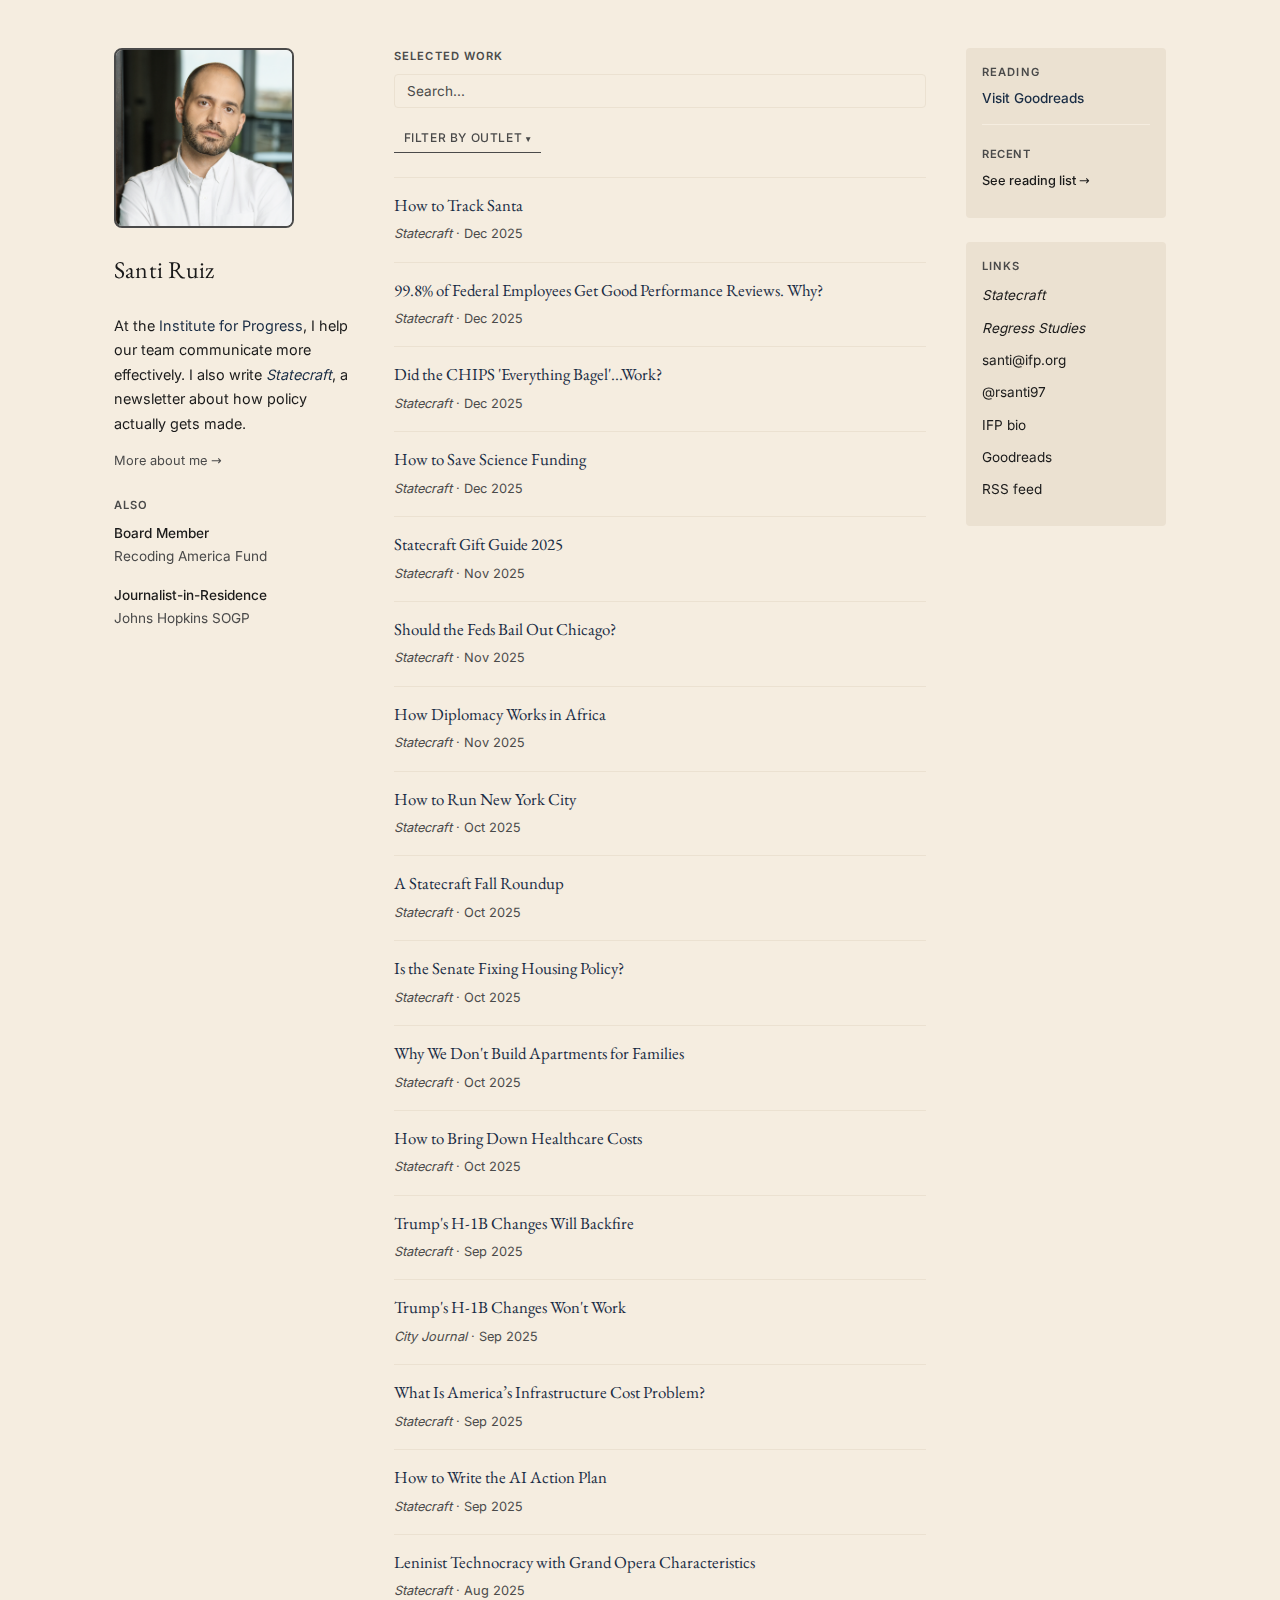
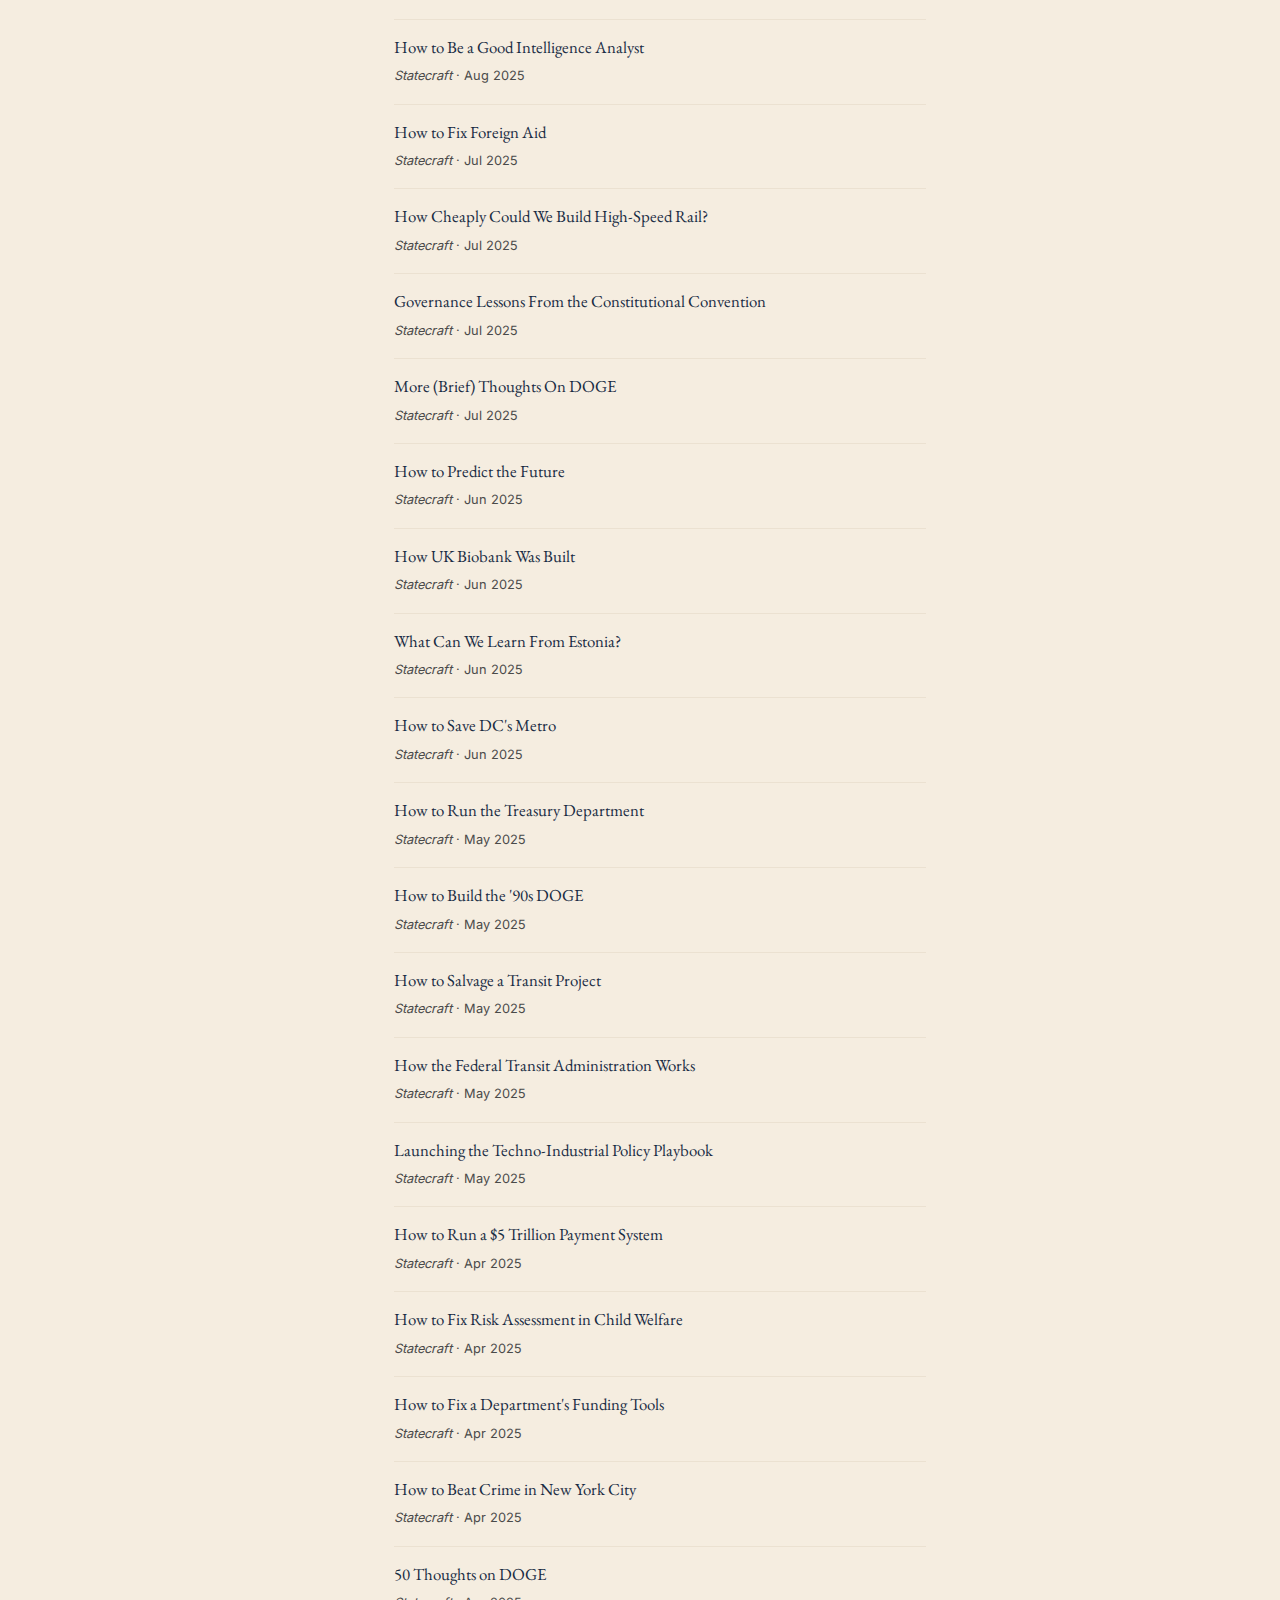
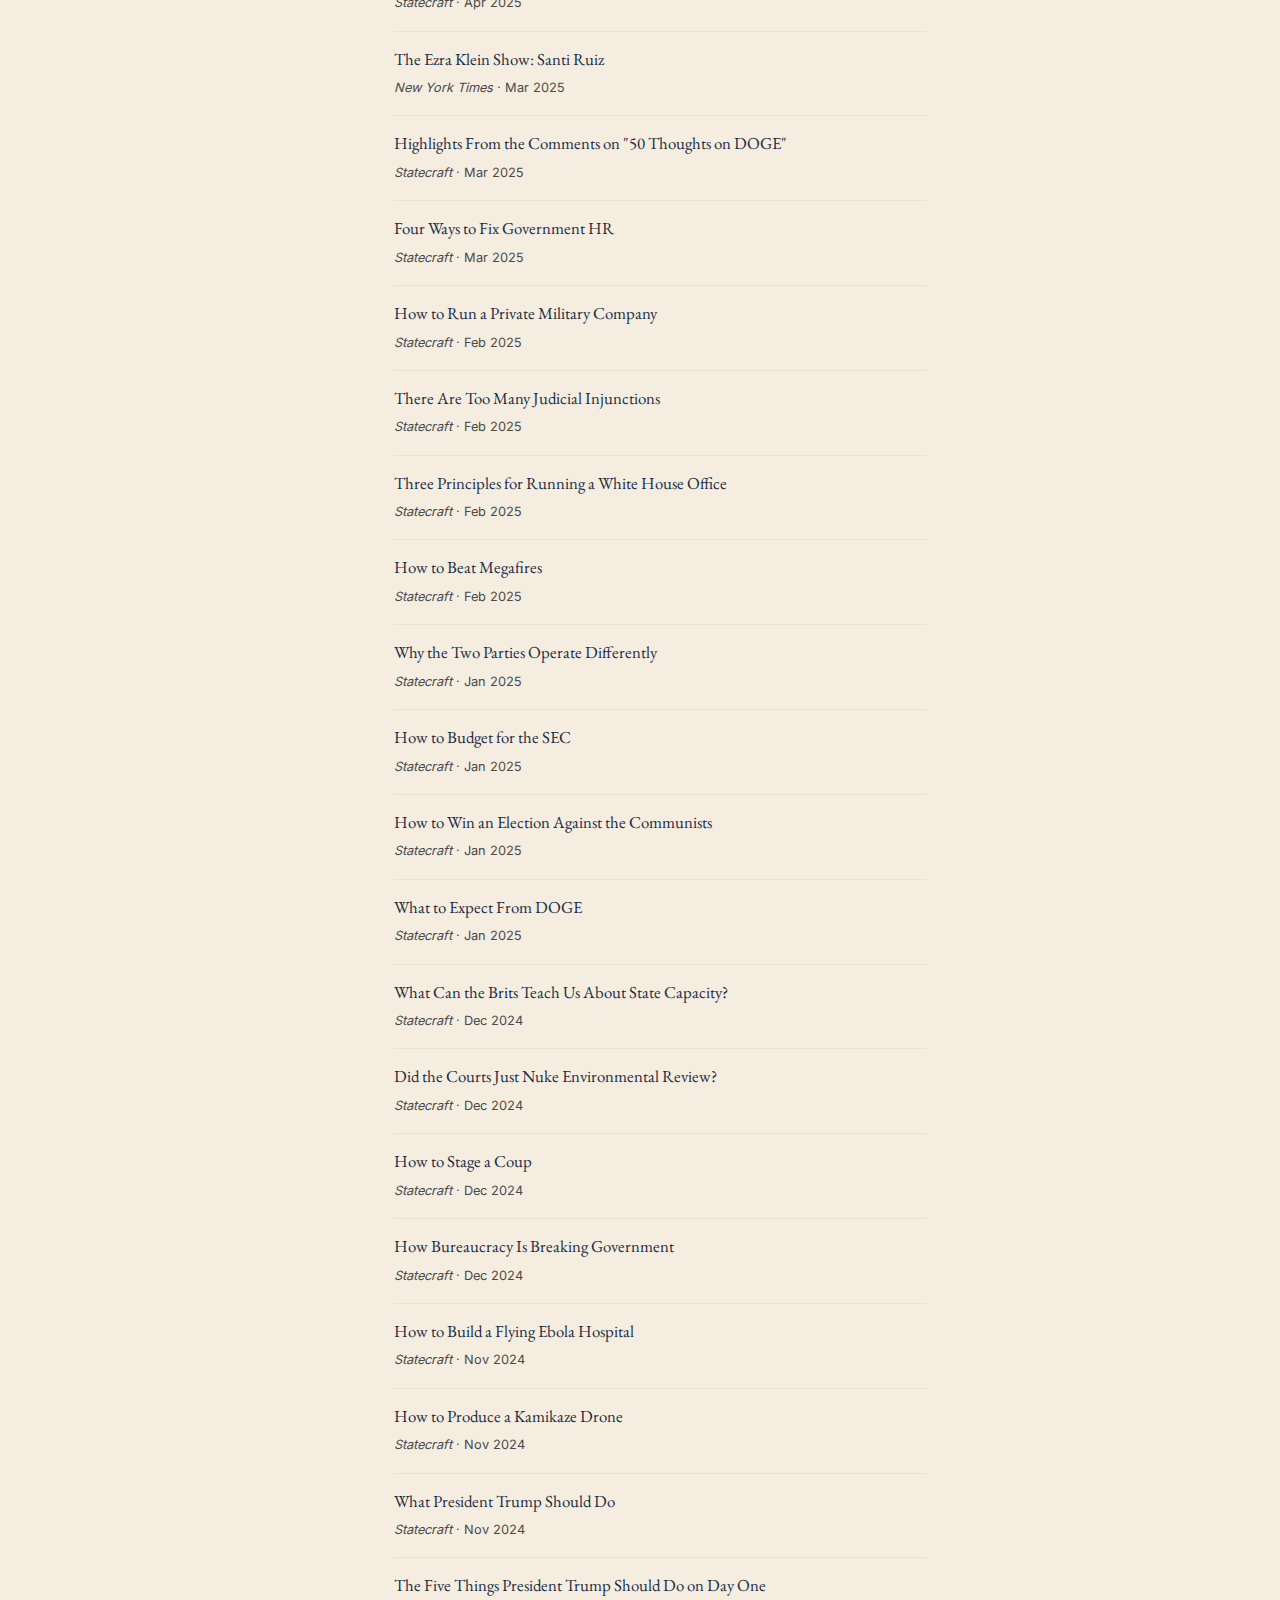
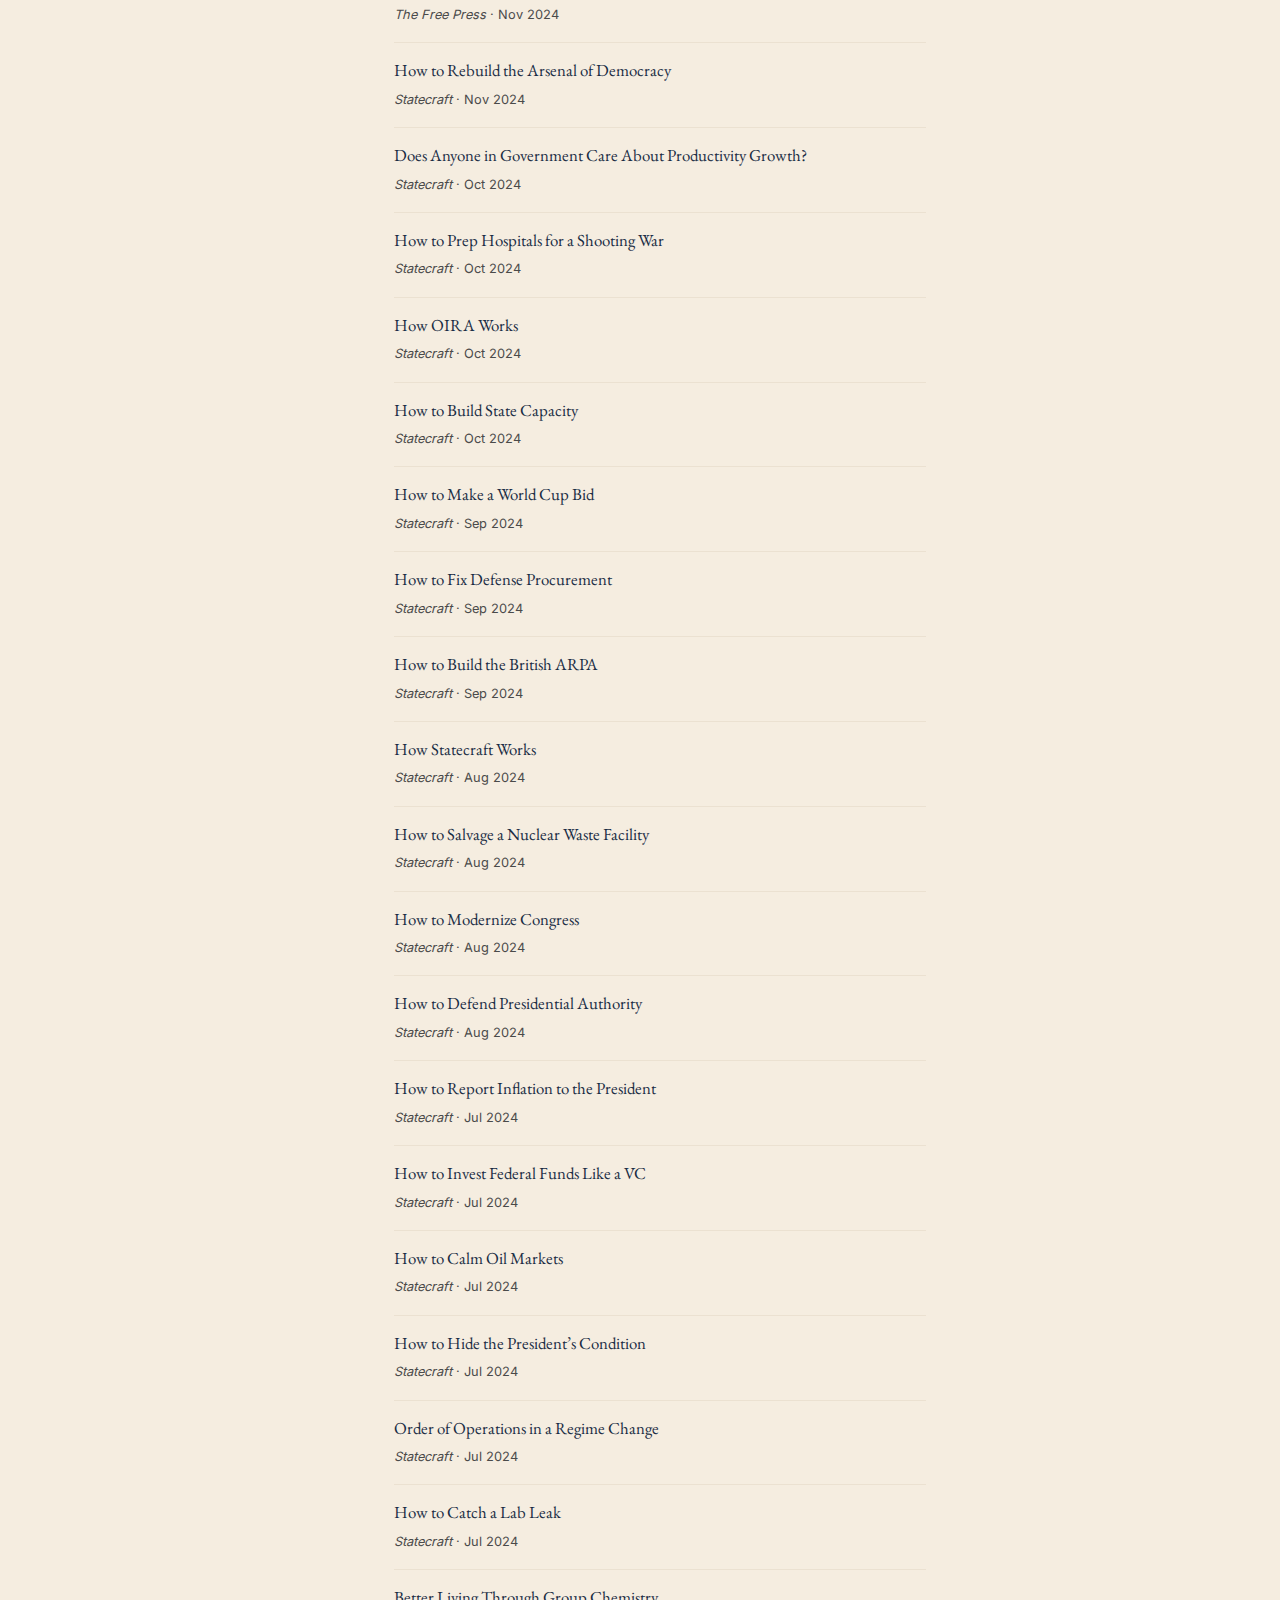
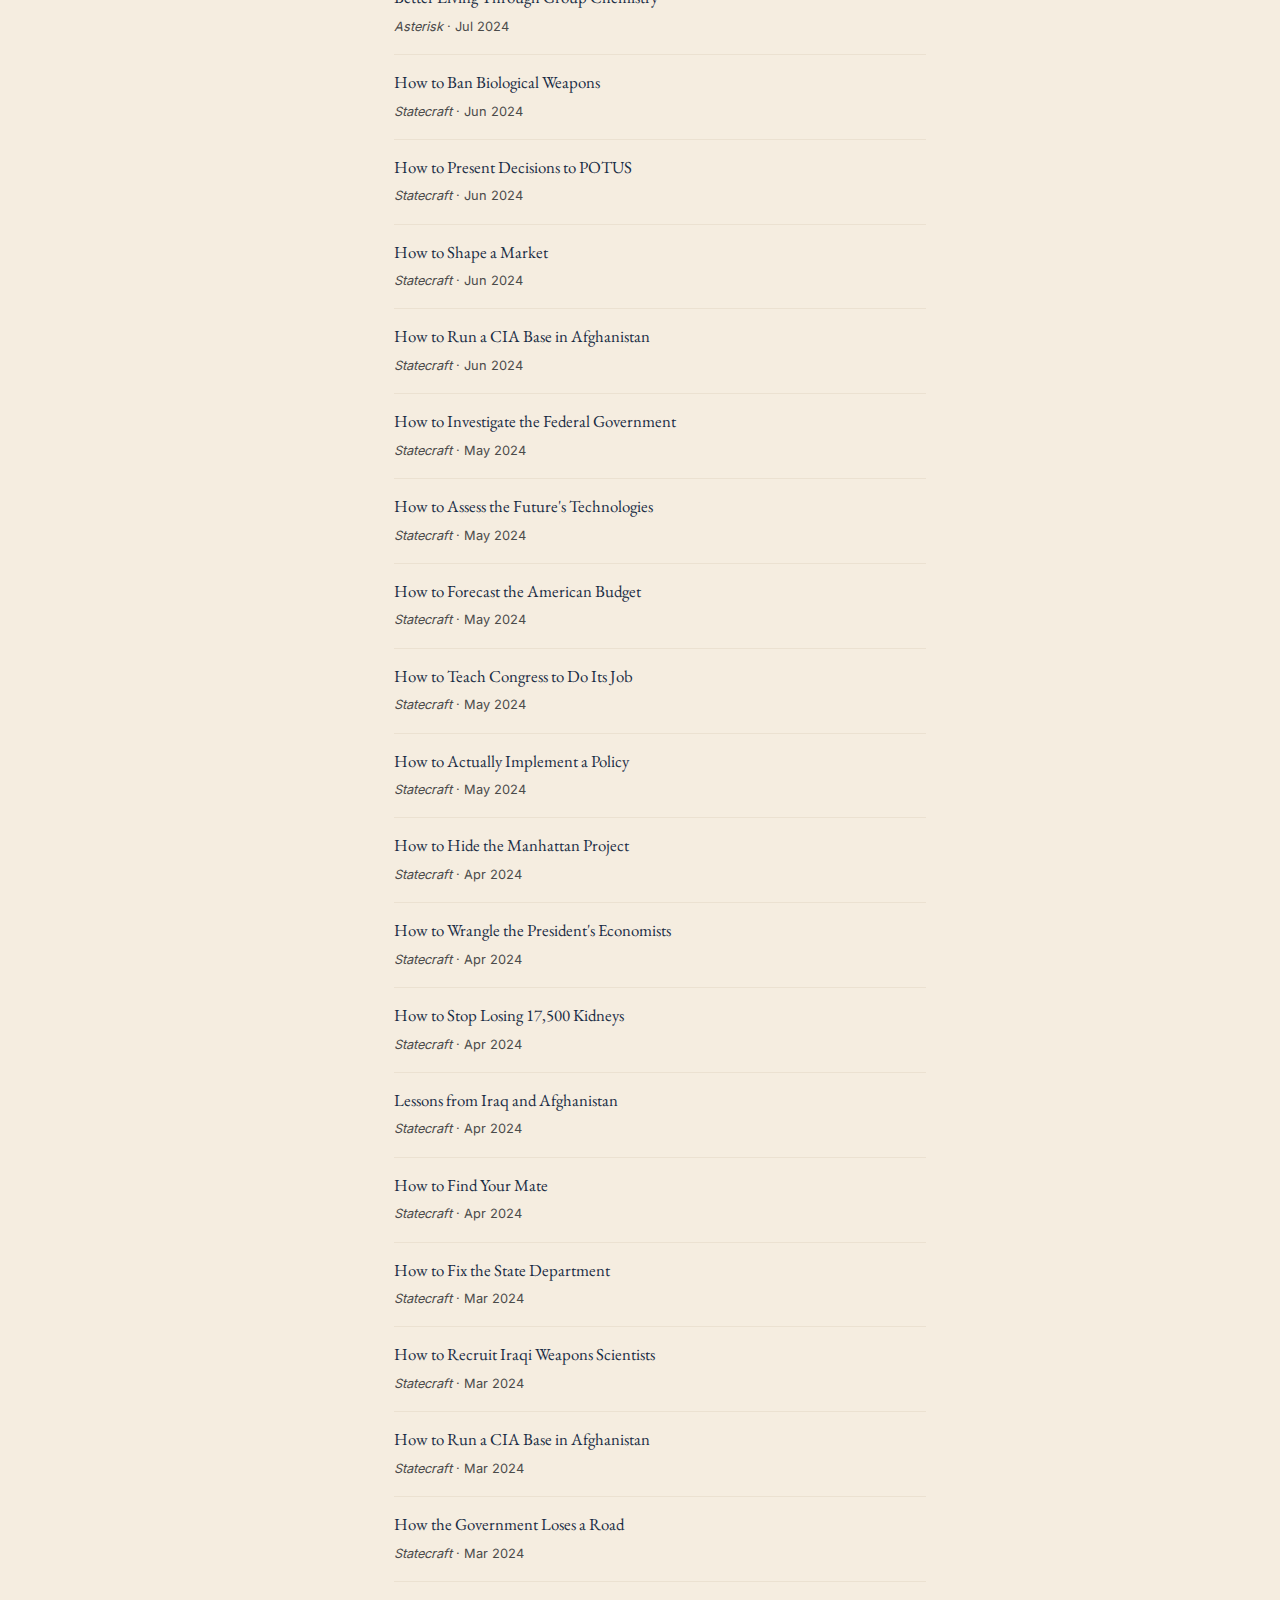
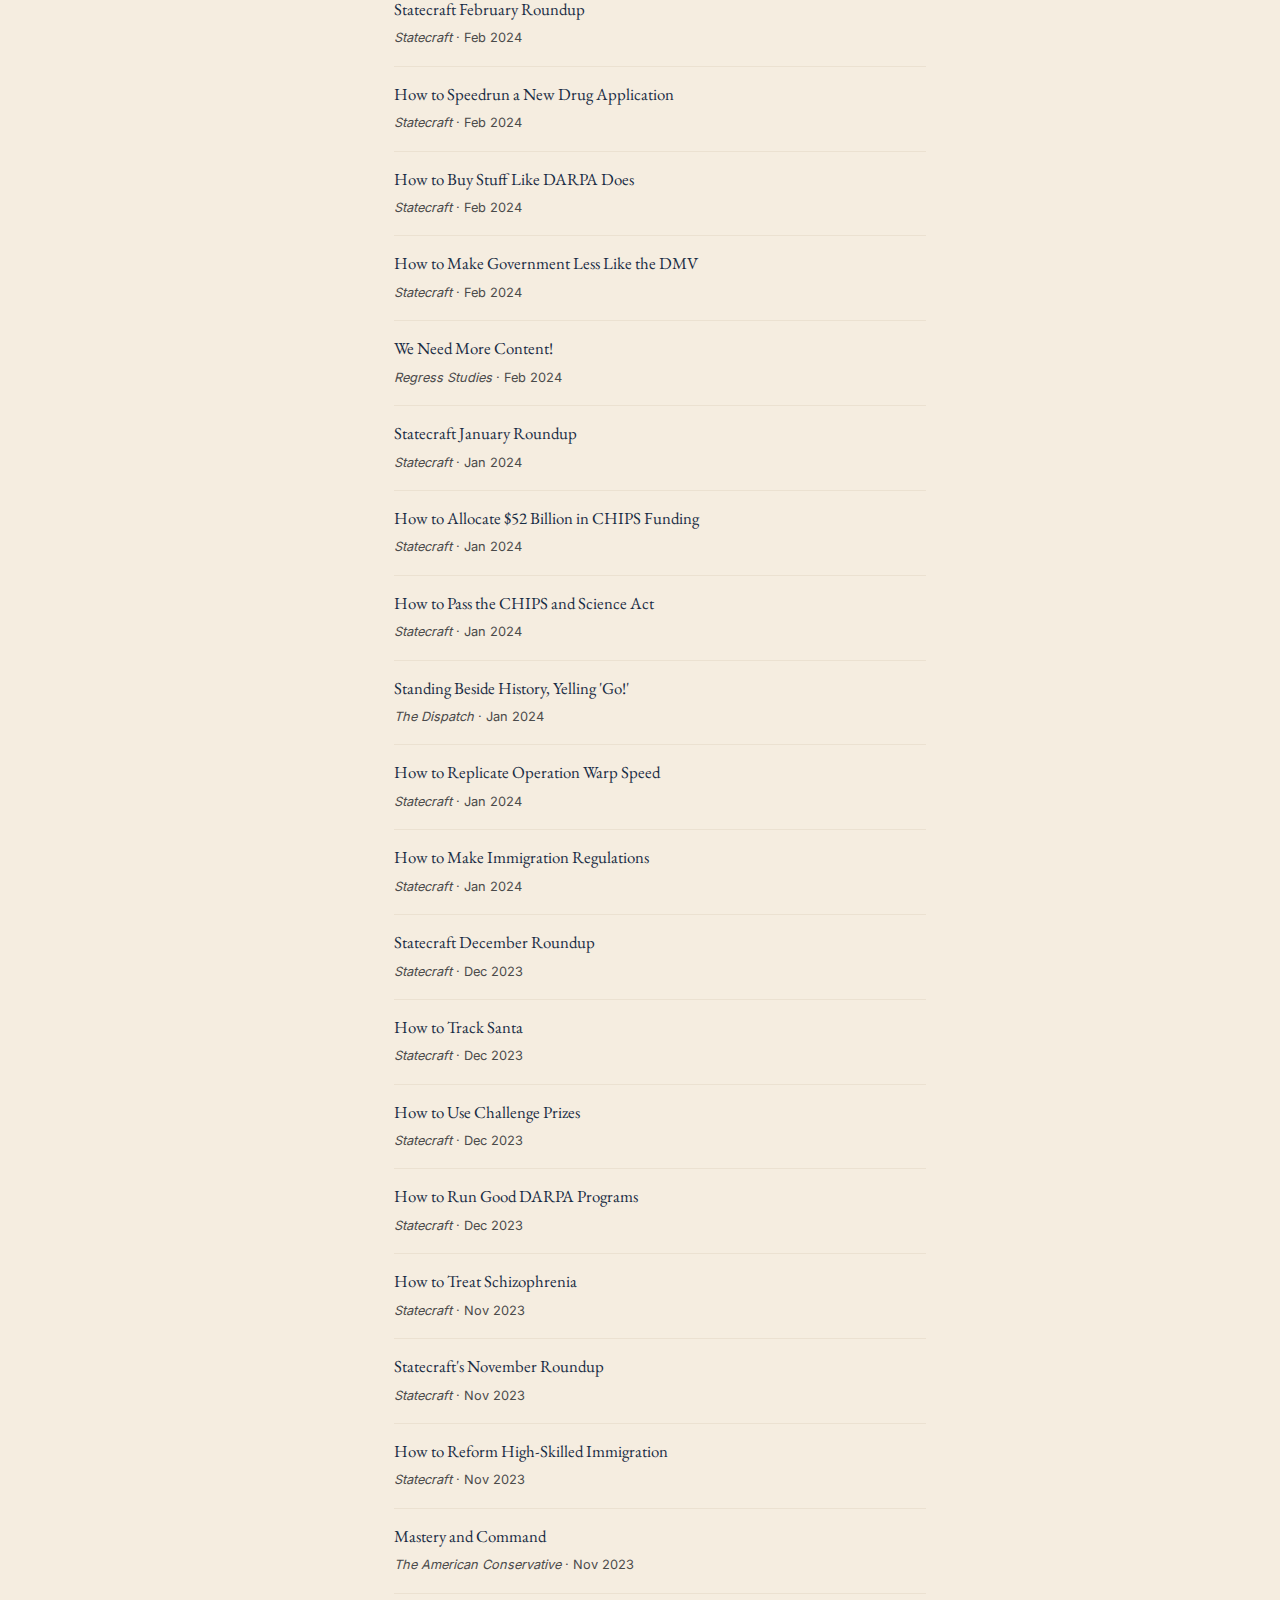
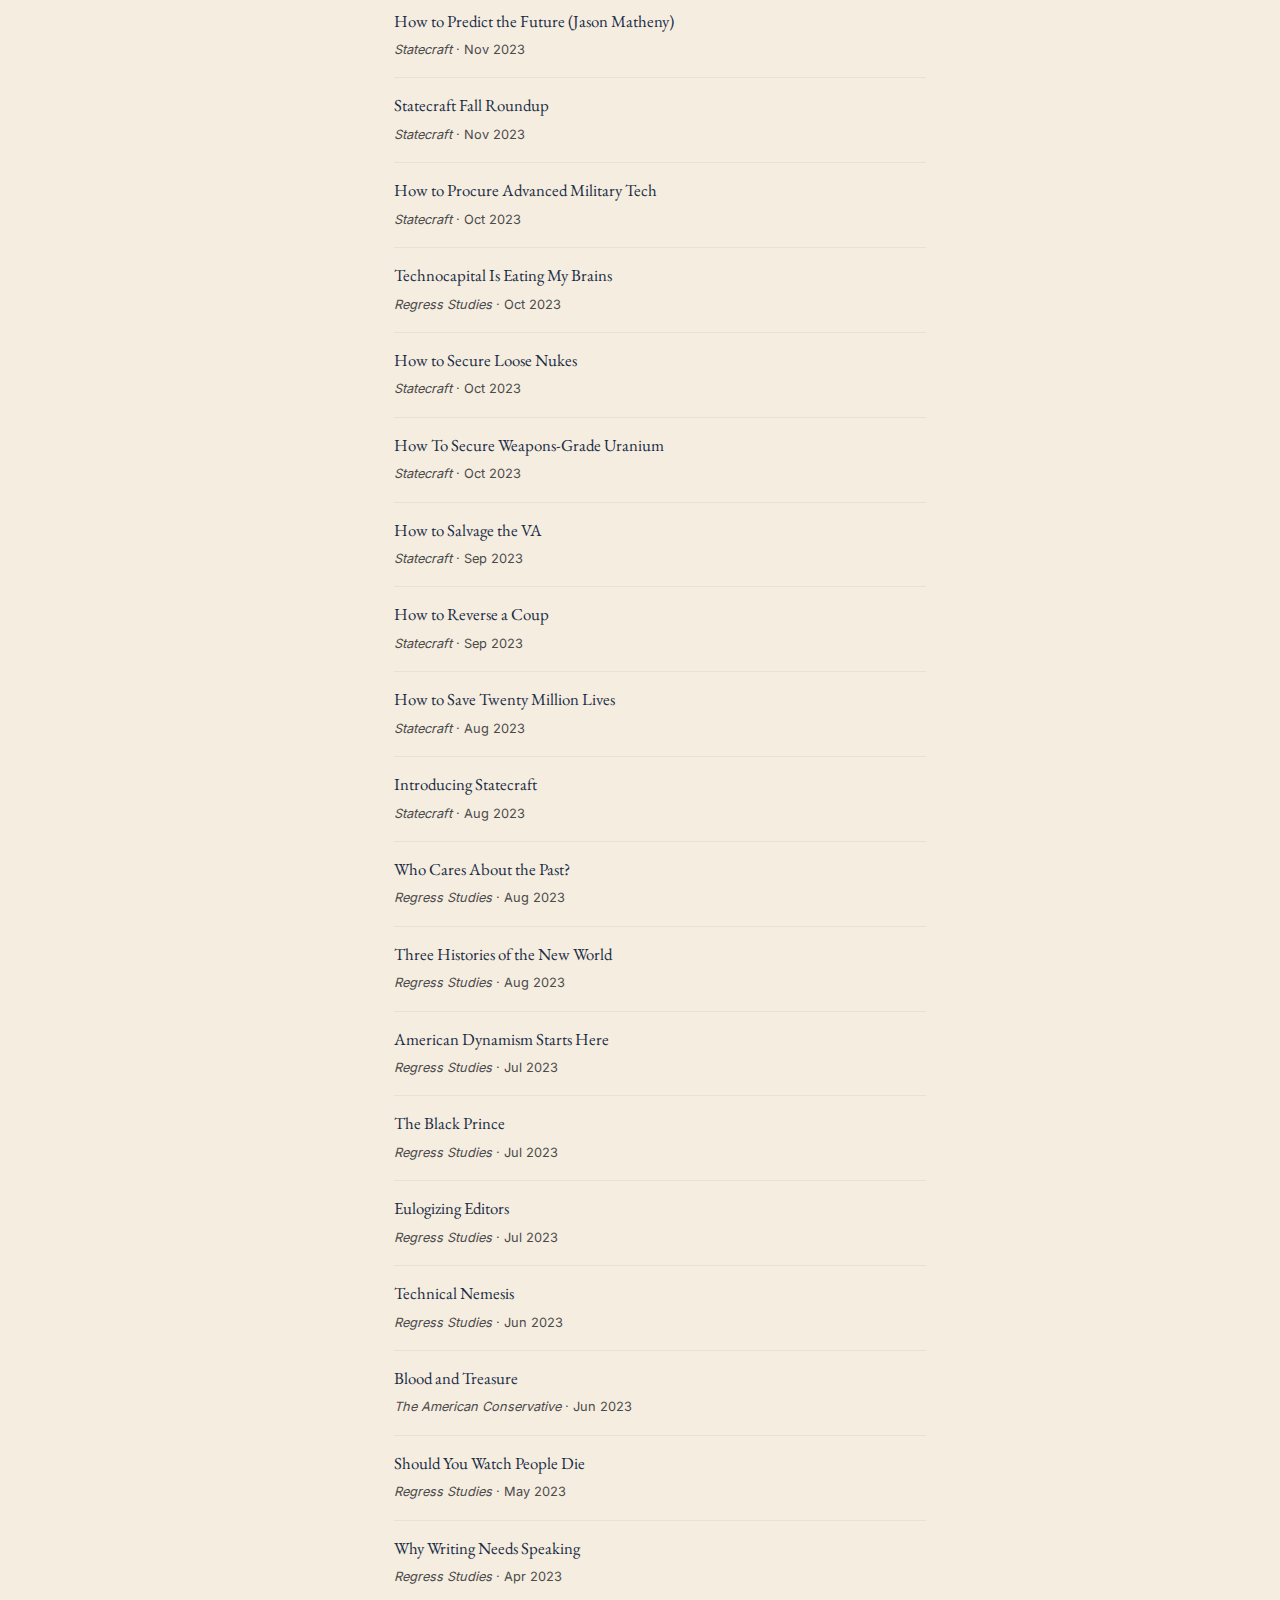
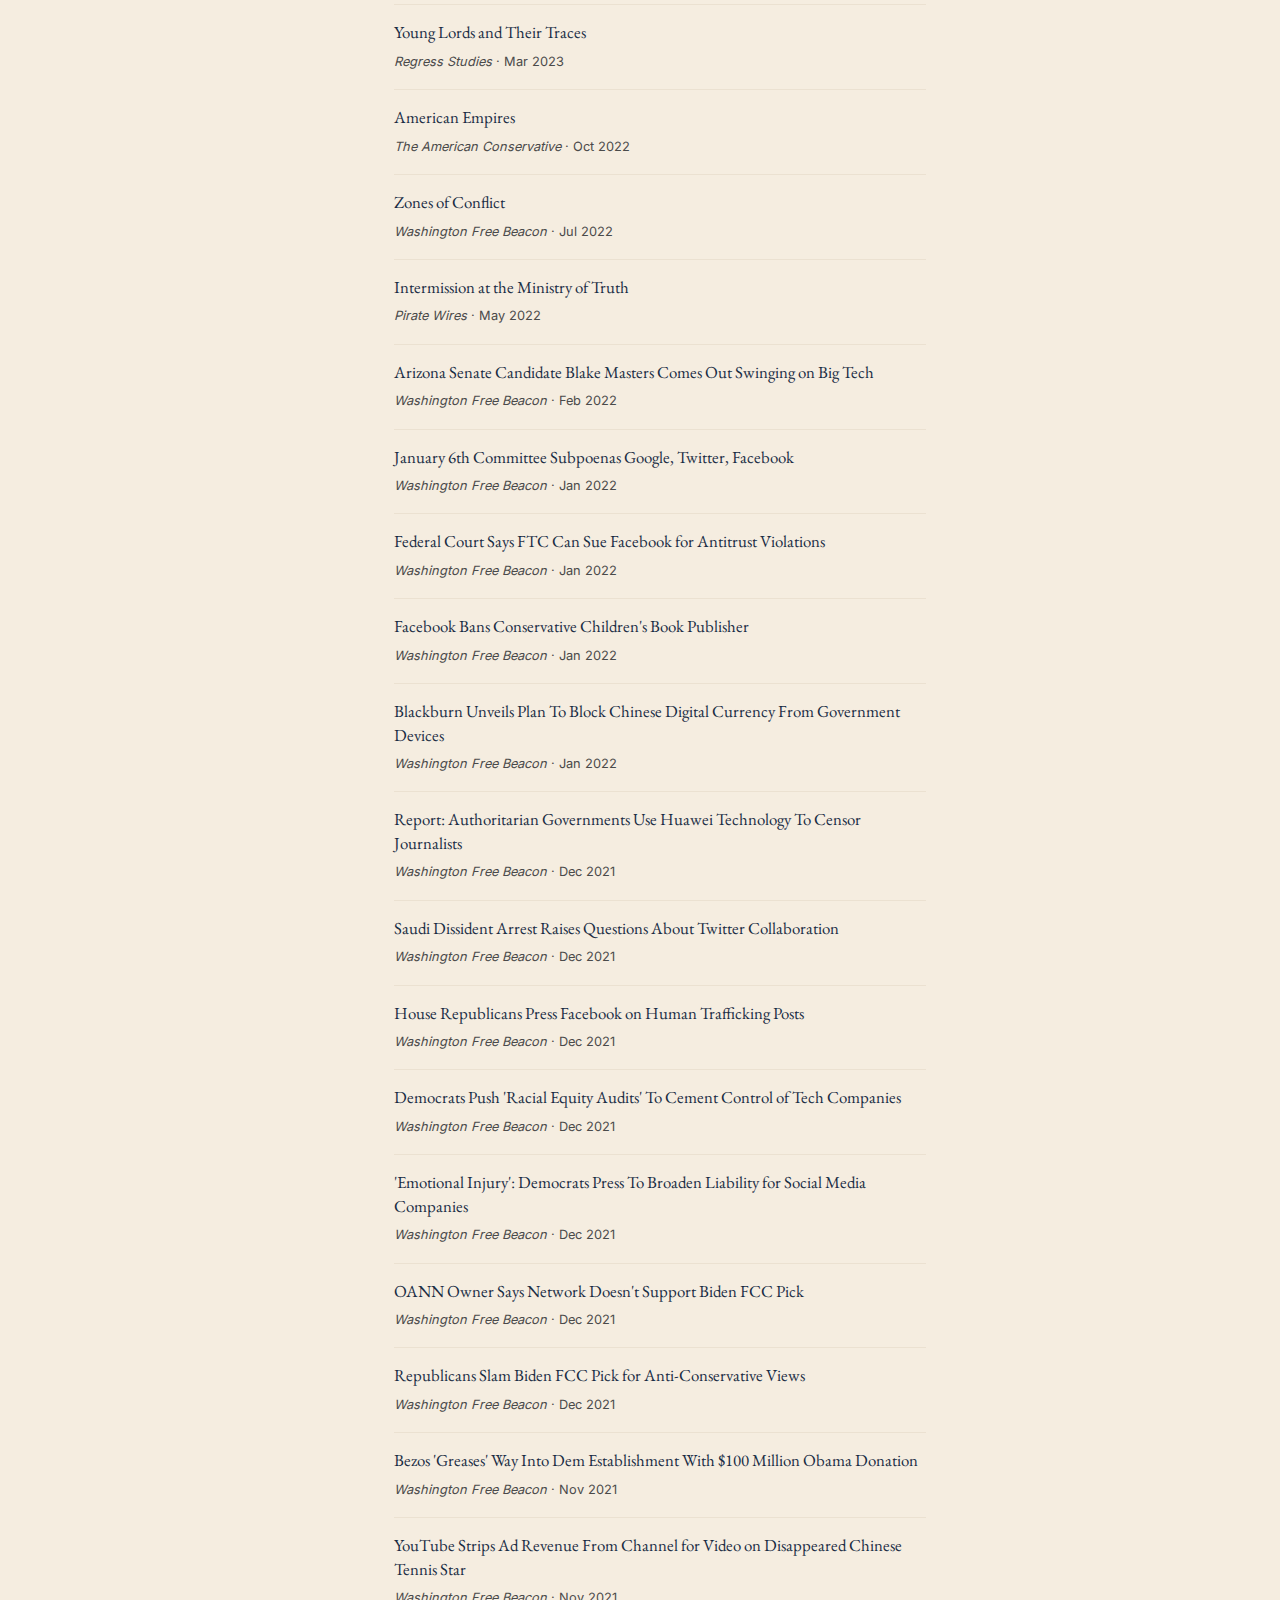
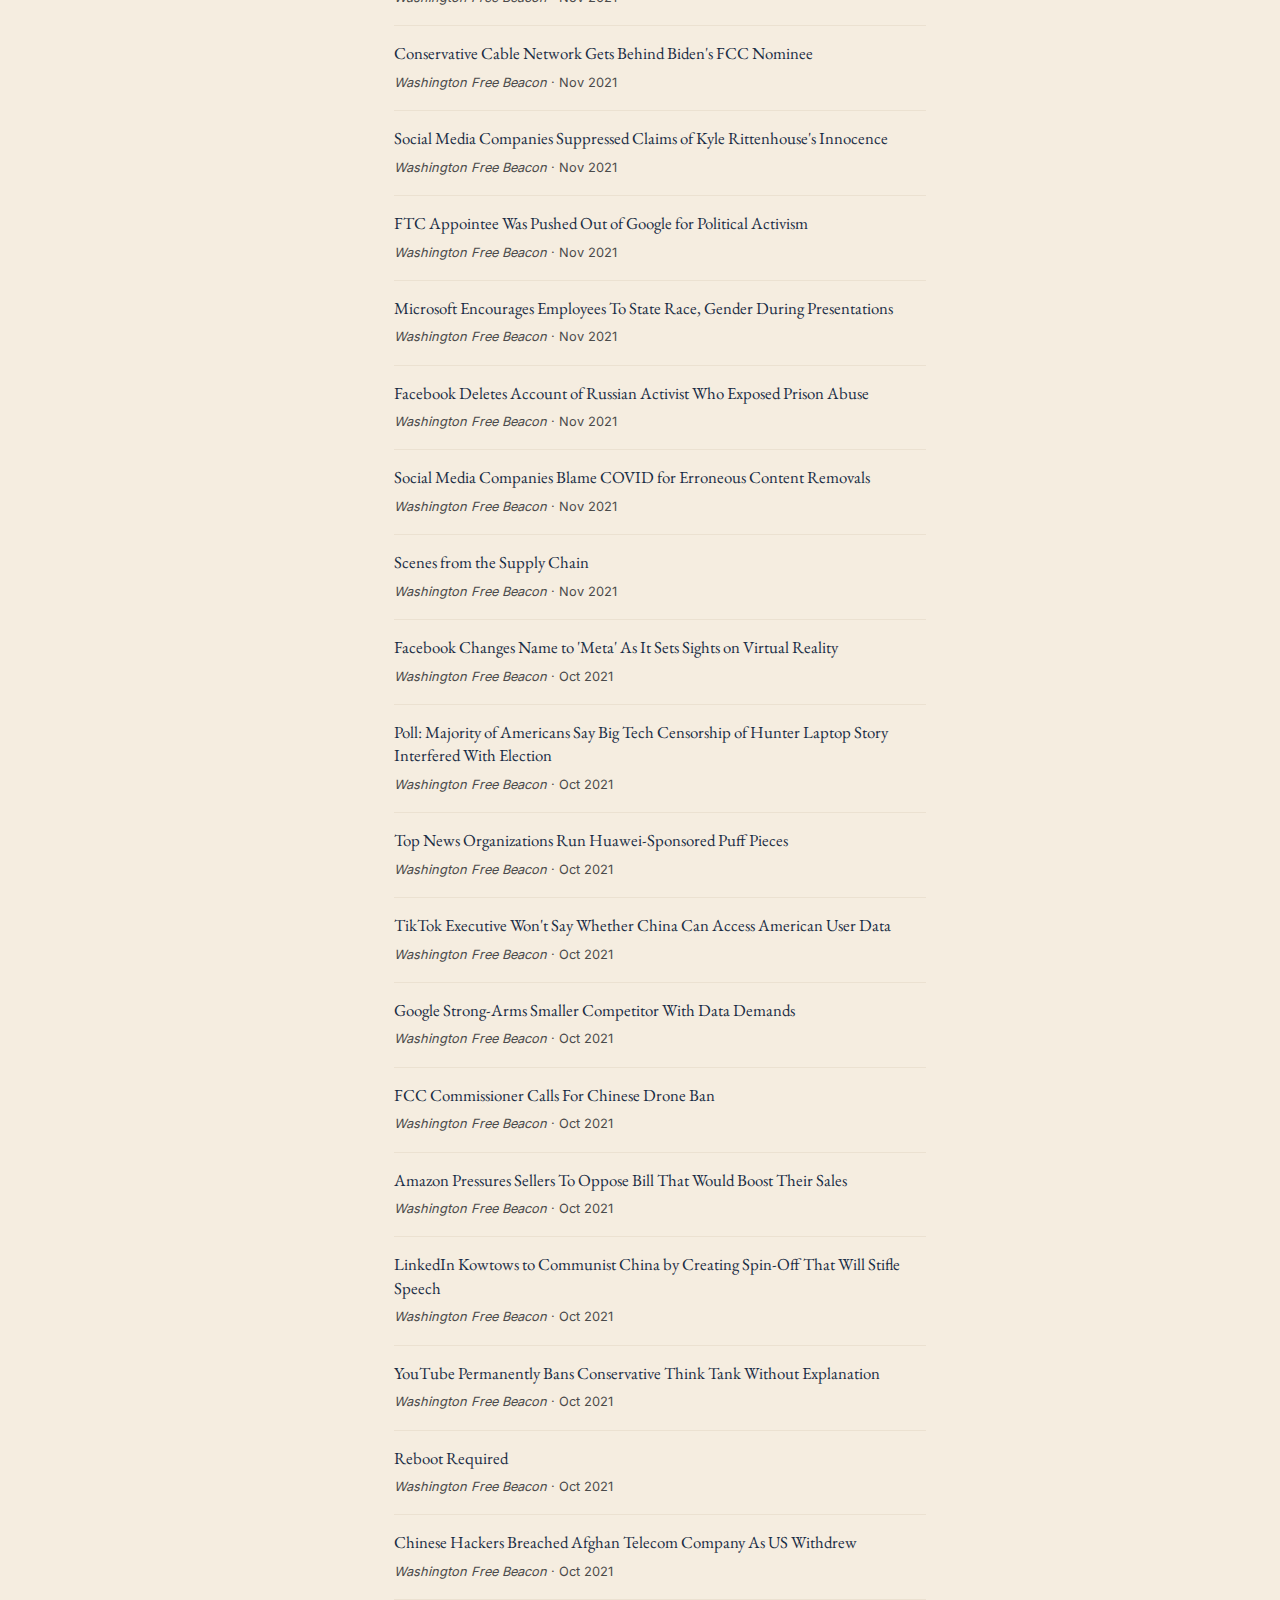
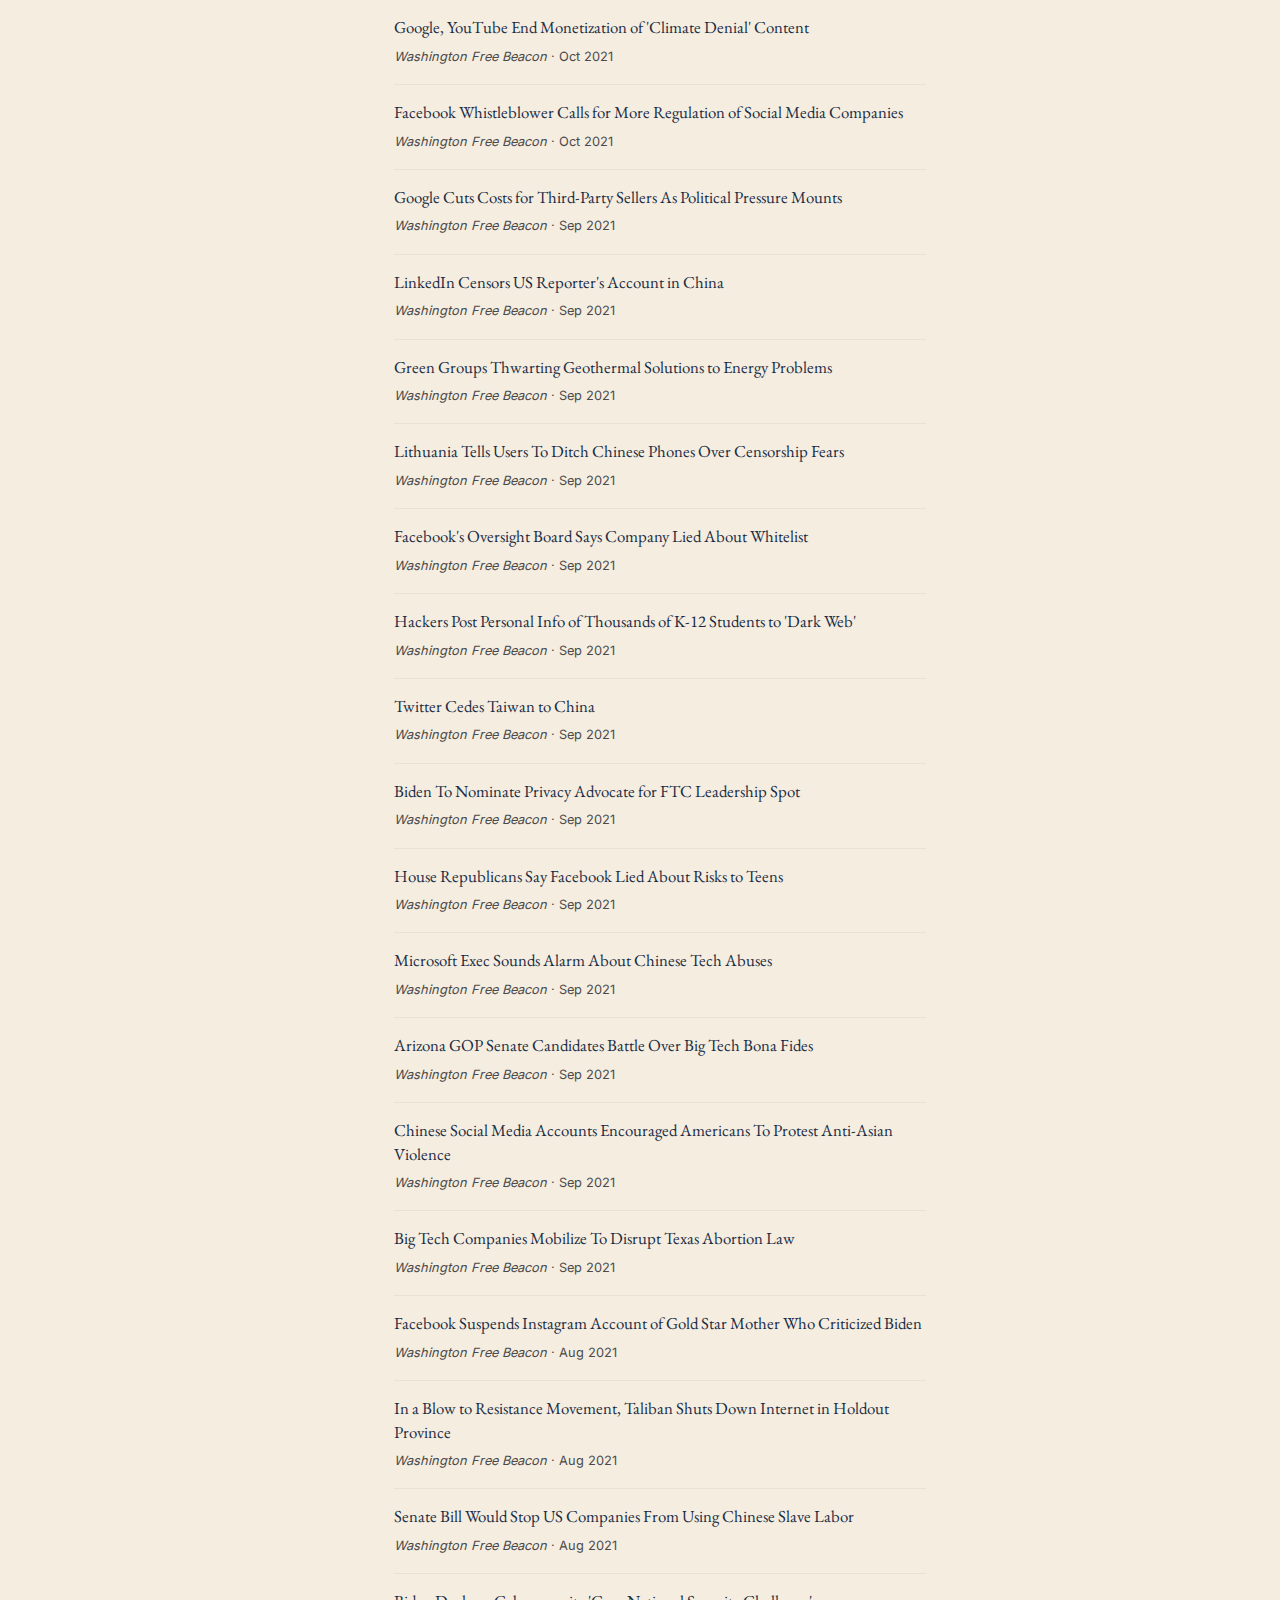
<file: index.html>
<!DOCTYPE html>
<html lang="en">
<head>
  <meta charset="UTF-8">
  <meta name="viewport" content="width=device-width, initial-scale=1.0">
  <title>Santi Ruiz</title>
  <link rel="alternate" type="application/rss+xml" title="Santi Ruiz RSS feed" href="feed.xml">
  <link rel="stylesheet" href="css/styles.css">
</head>
<body>
  <main class="three-column">
    <!-- Left Column: Photo + Bio -->
    <aside class="left-column">
      <div class="profile">
        <img src="assets/headshot.jpg" alt="Santi Ruiz" class="headshot">
        <h1>Santi Ruiz</h1>
      </div>

      <div class="bio">
        <p>At the <a href="https://ifp.org">Institute for Progress</a>, I help our team communicate more effectively. I also write <a href="https://statecraft.pub"><em>Statecraft</em></a>, a newsletter about how policy actually gets made.</p>
        <p class="more-link"><a href="about.html">More about me →</a></p>
      </div>

      <div class="roles">
        <h2>Also</h2>
        <ul>
          <li>
            <span class="role-title">Board Member</span>
            <span class="role-org"><a href="https://recodingamericafund.org">Recoding America Fund</a></span>
          </li>
          <li>
            <span class="role-title">Journalist-in-Residence</span>
            <span class="role-org">Johns Hopkins SOGP</span>
          </li>
        </ul>
      </div>

    </aside>

    <!-- Center Column: All Writing -->
    <section class="center-column">
      <h2>Selected Work</h2>
      <div class="writing-controls">
        <input type="text" id="writing-search" placeholder="Search..." class="search-input">
        <div class="filter-dropdown">
          <button class="filter-toggle" id="filter-toggle">Filter by outlet <span class="filter-count"></span></button>
          <div class="filter-menu" id="filter-menu">
            <div id="writing-filters"></div>
          </div>
        </div>
      </div>
      <ul class="writing-list" id="writing-list">
        <!-- Writing will be populated here -->
        <li class="loading">Loading writing archive...</li>
      </ul>
    </section>

    <!-- Right Column: Reading -->
    <aside class="right-column">
      <div class="reading-section">
        <h2>Reading</h2>
        <div id="current-book" class="current-book">
          <div class="book">
            <div class="book-info">
              <span class="book-title">Loading...</span>
            </div>
          </div>
        </div>
        <div class="recent-books">
          <span class="book-label">Recent</span>
          <ul id="recent-books">
            <li>Loading...</li>
          </ul>
        </div>
      </div>

      <div class="links-section">
        <h2>Links</h2>
        <ul>
          <li><a href="https://statecraft.pub" target="_blank"><em>Statecraft</em></a></li>
          <li><a href="https://regressstudies.substack.com" target="_blank"><em>Regress Studies</em></a></li>
          <li><a href="mailto:santi@ifp.org">santi@ifp.org</a></li>
          <li><a href="https://twitter.com/rsanti97" target="_blank">@rsanti97</a></li>
          <li><a href="https://ifp.org/author/santi-ruiz/" target="_blank">IFP bio</a></li>
          <li><a href="https://www.goodreads.com/user/show/45140929-santi-ruiz" target="_blank">Goodreads</a></li>
          <li><a href="feed.xml" class="rss-link">RSS feed</a></li>
        </ul>
      </div>
    </aside>
  </main>

  <script src="js/main.js"></script>
  <script>
    // Live editing toggle - press Ctrl+E to enable/disable
    let editMode = false;
    document.addEventListener('keydown', (e) => {
      if (e.ctrlKey && e.key === 'e') {
        e.preventDefault();
        editMode = !editMode;
        document.querySelectorAll('.bio p:first-child, h1, .role-title, .role-org').forEach(el => {
          el.contentEditable = editMode;
          el.style.outline = editMode ? '1px dashed #ccc' : 'none';
        });
        console.log(editMode ? 'Edit mode ON - click text to edit' : 'Edit mode OFF');
      }
    });
  </script>
</body>
</html>
</file>
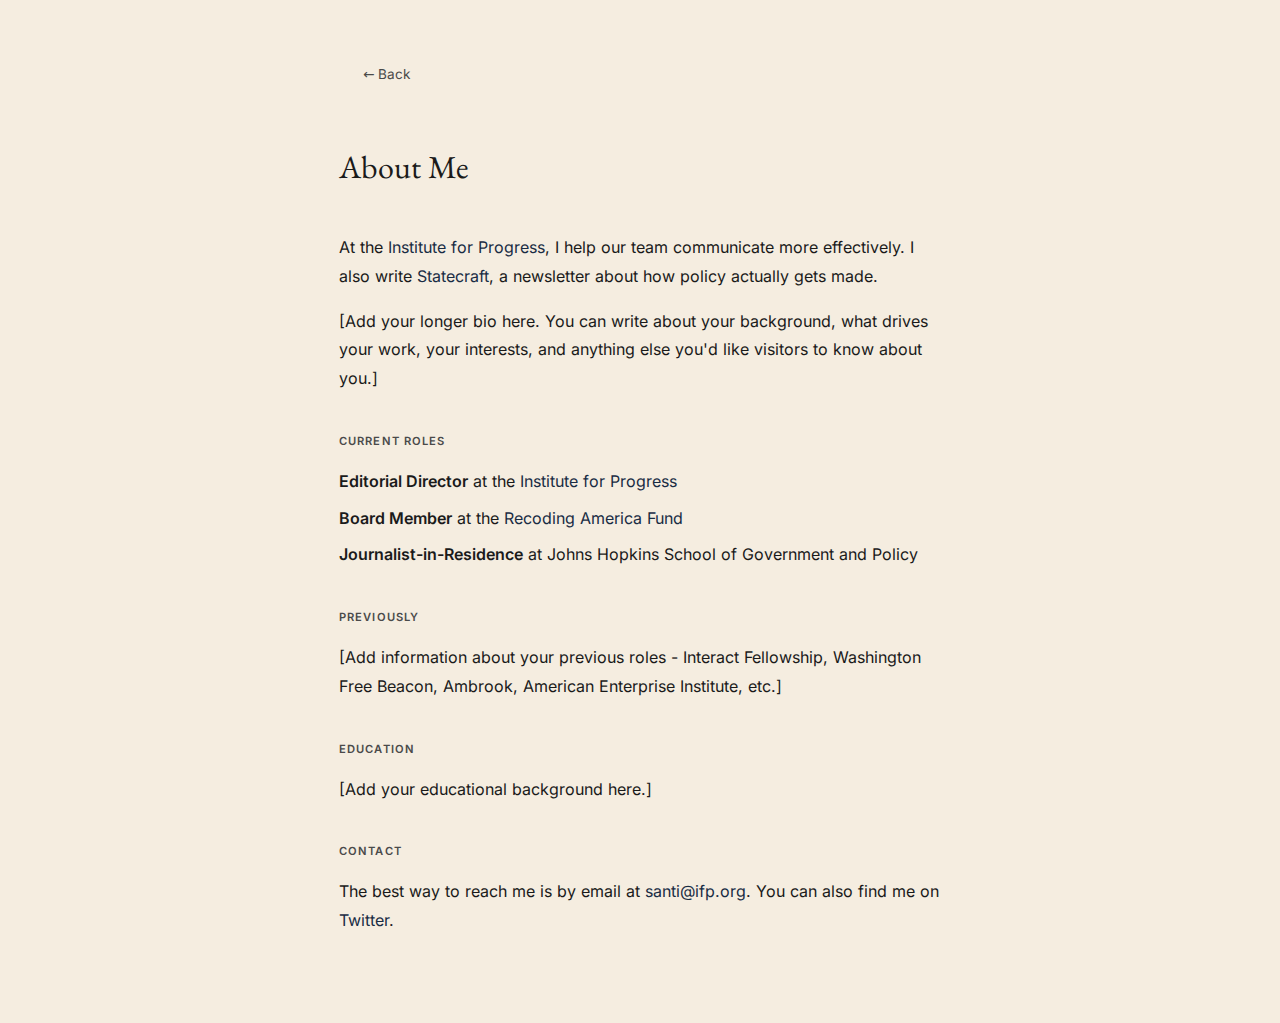
<file: about.html>
<!DOCTYPE html>
<html lang="en">
<head>
  <meta charset="UTF-8">
  <meta name="viewport" content="width=device-width, initial-scale=1.0">
  <title>About - Santi Ruiz</title>
  <link rel="stylesheet" href="css/styles.css">
</head>
<body>
  <main class="about-page">
    <nav class="about-nav">
      <a href="index.html">← Back</a>
    </nav>

    <article class="about-content">
      <h1>About Me</h1>

      <section class="about-section">
        <p>At the <a href="https://ifp.org">Institute for Progress</a>, I help our team communicate more effectively. I also write <a href="https://statecraft.pub">Statecraft</a>, a newsletter about how policy actually gets made.</p>

        <p>[Add your longer bio here. You can write about your background, what drives your work, your interests, and anything else you'd like visitors to know about you.]</p>
      </section>

      <section class="about-section">
        <h2>Current Roles</h2>
        <ul>
          <li><strong>Editorial Director</strong> at the <a href="https://ifp.org">Institute for Progress</a></li>
          <li><strong>Board Member</strong> at the <a href="https://recodingamericafund.org">Recoding America Fund</a></li>
          <li><strong>Journalist-in-Residence</strong> at Johns Hopkins School of Government and Policy</li>
        </ul>
      </section>

      <section class="about-section">
        <h2>Previously</h2>
        <p>[Add information about your previous roles - Interact Fellowship, Washington Free Beacon, Ambrook, American Enterprise Institute, etc.]</p>
      </section>

      <section class="about-section">
        <h2>Education</h2>
        <p>[Add your educational background here.]</p>
      </section>

      <section class="about-section">
        <h2>Contact</h2>
        <p>The best way to reach me is by email at <a href="mailto:santi@ifp.org">santi@ifp.org</a>. You can also find me on <a href="https://twitter.com/rsanti97">Twitter</a>.</p>
      </section>
    </article>
  </main>
</body>
</html>
</file>
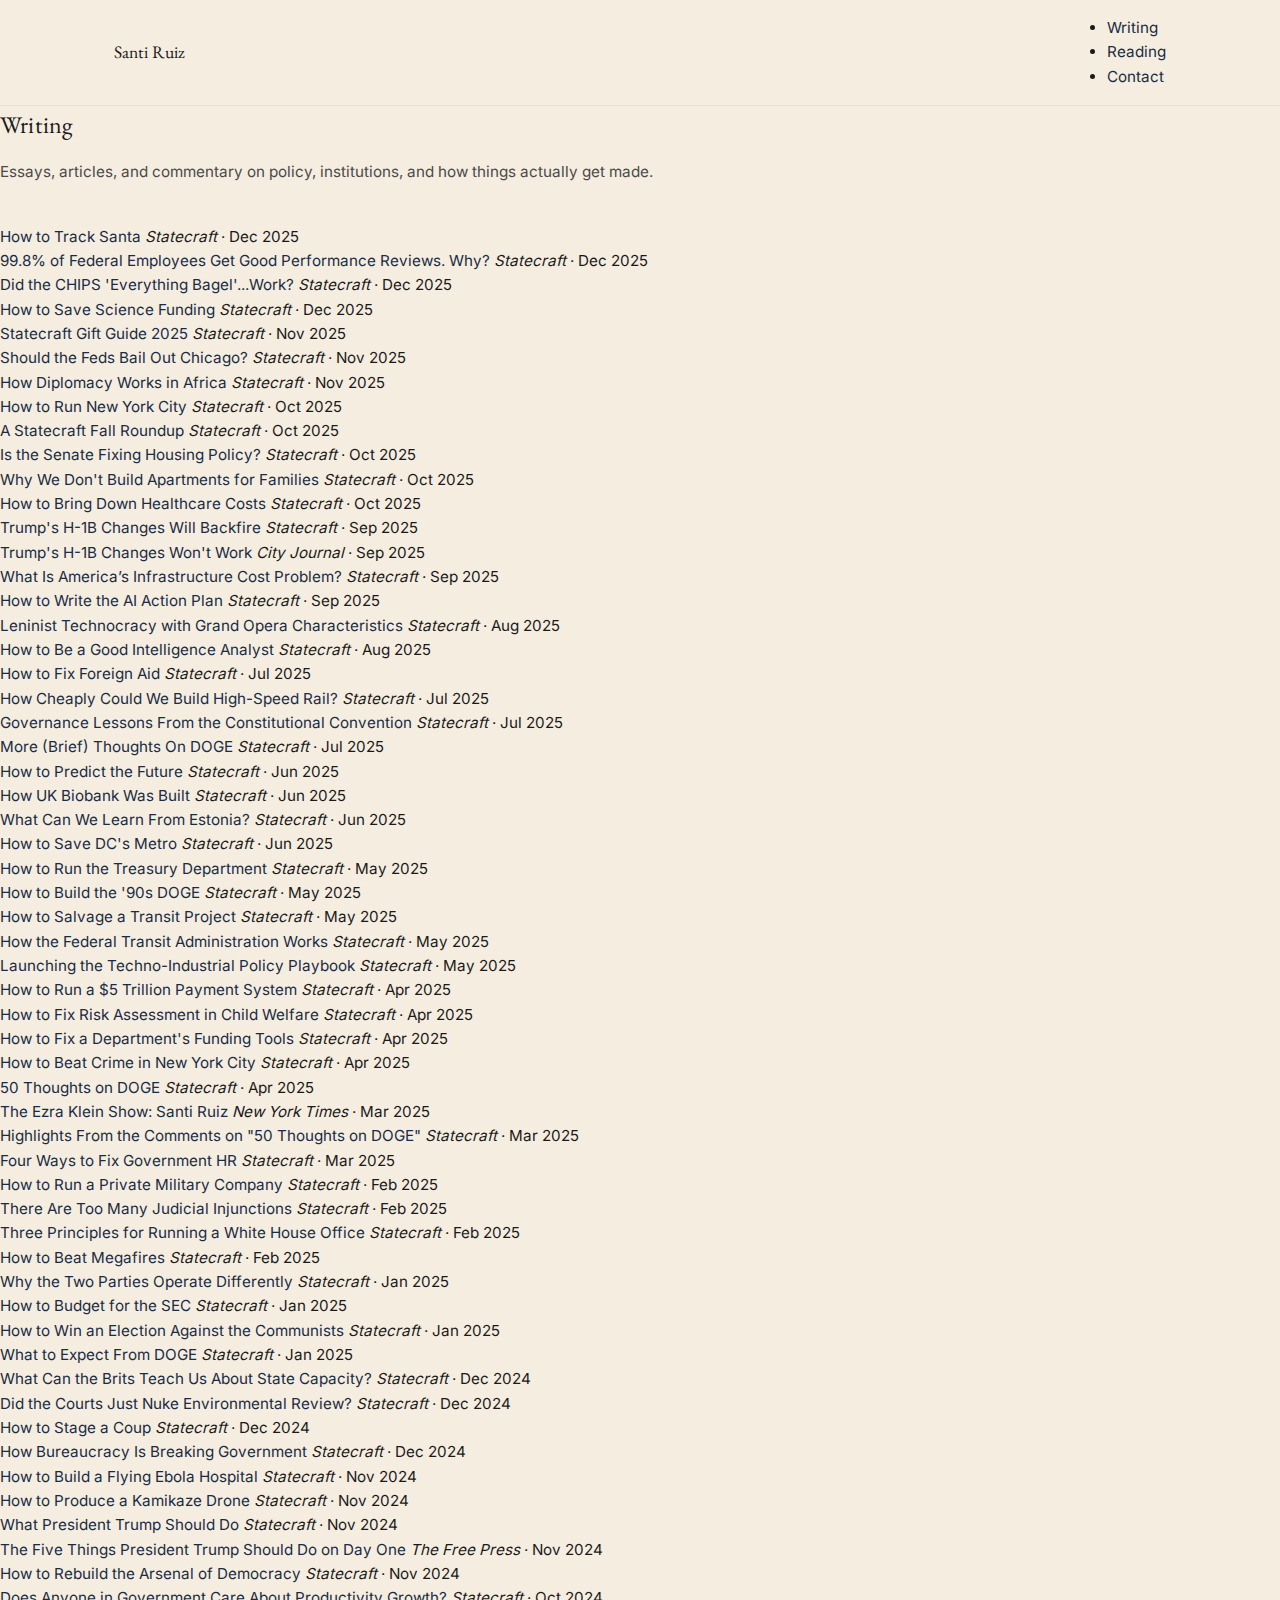
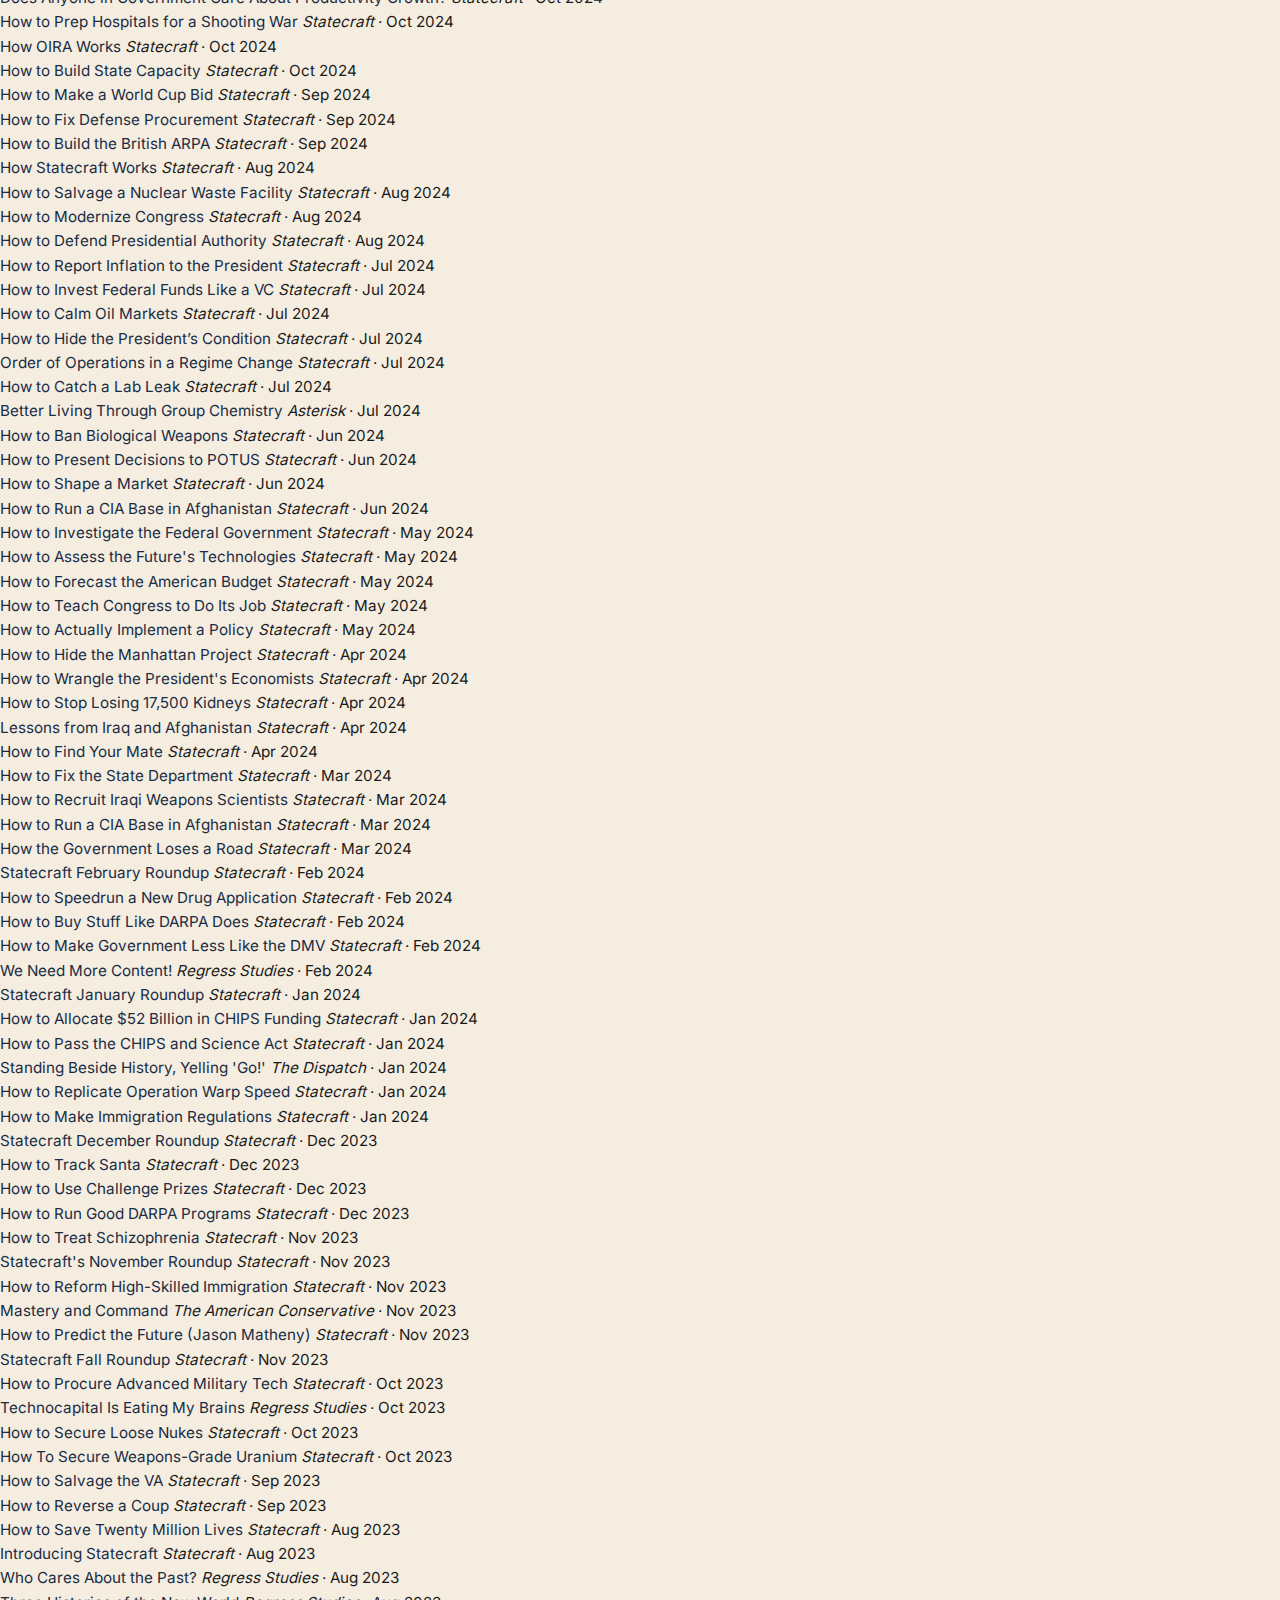
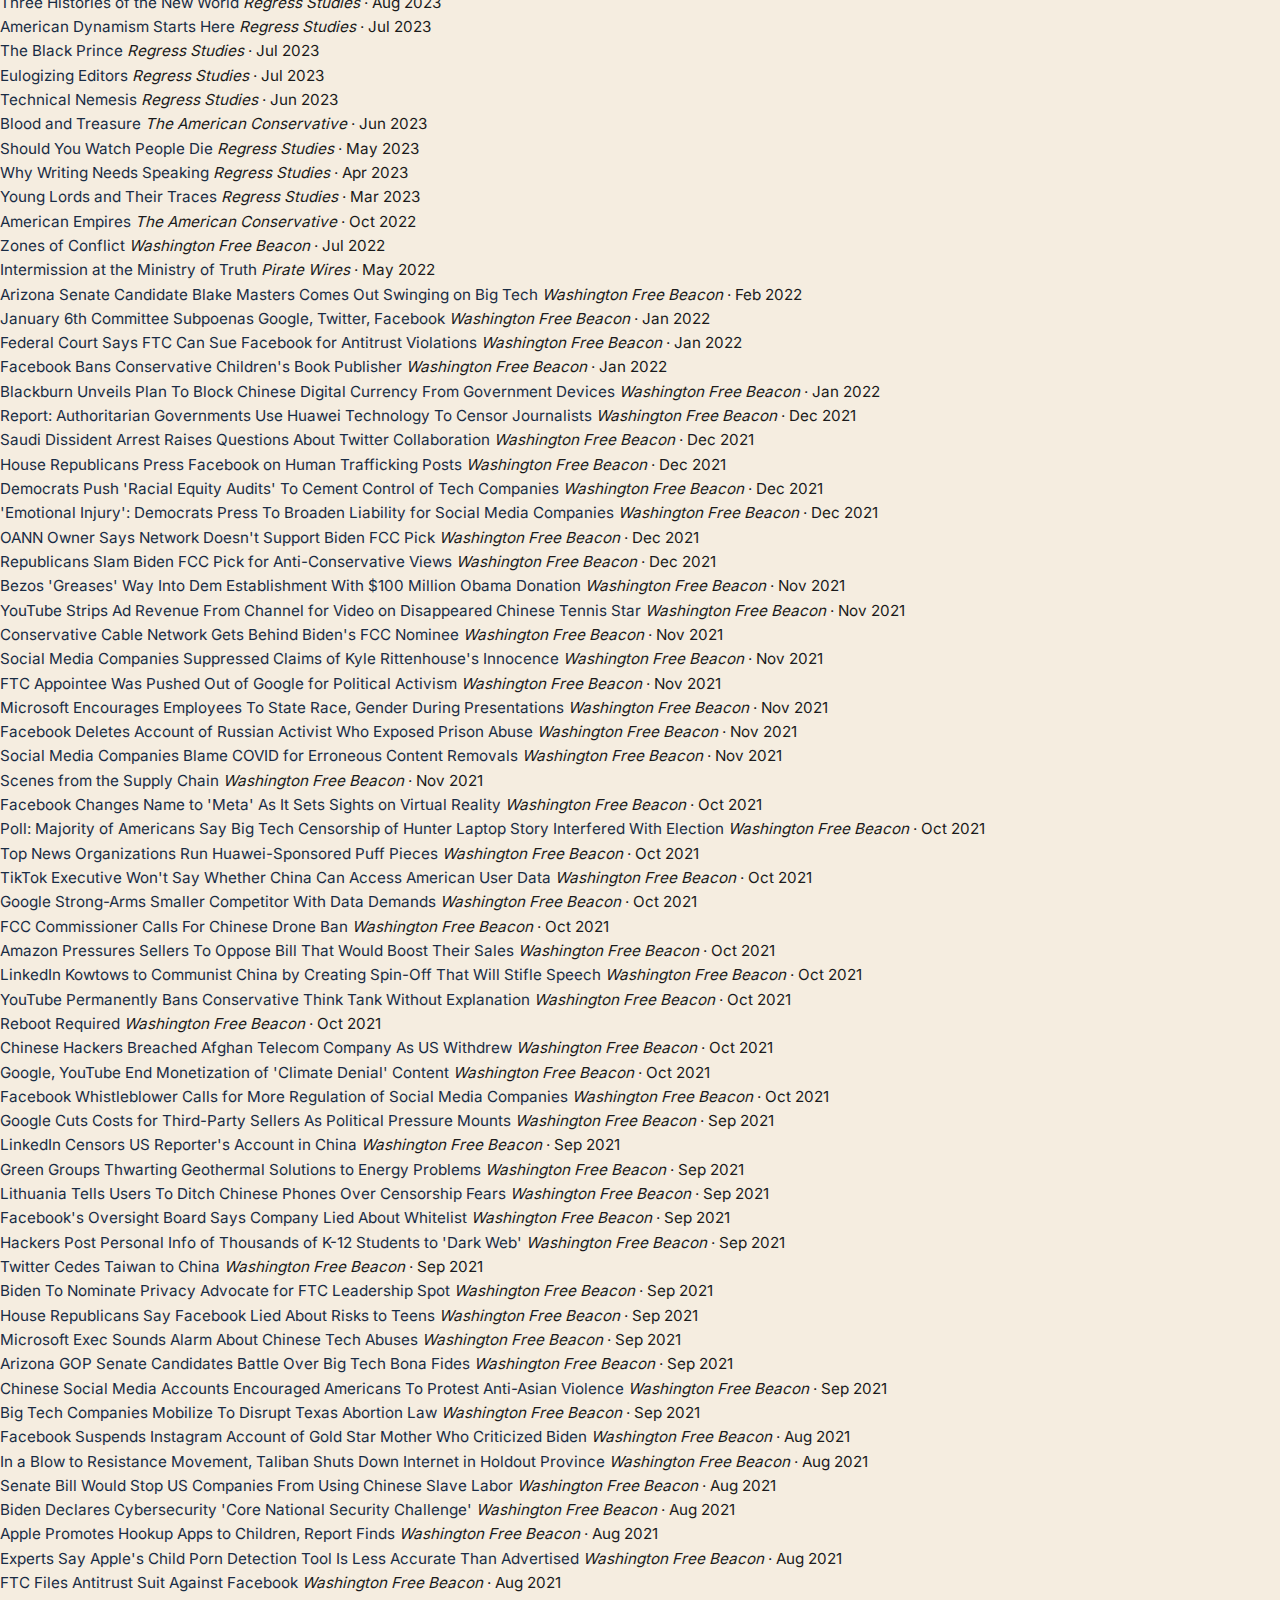
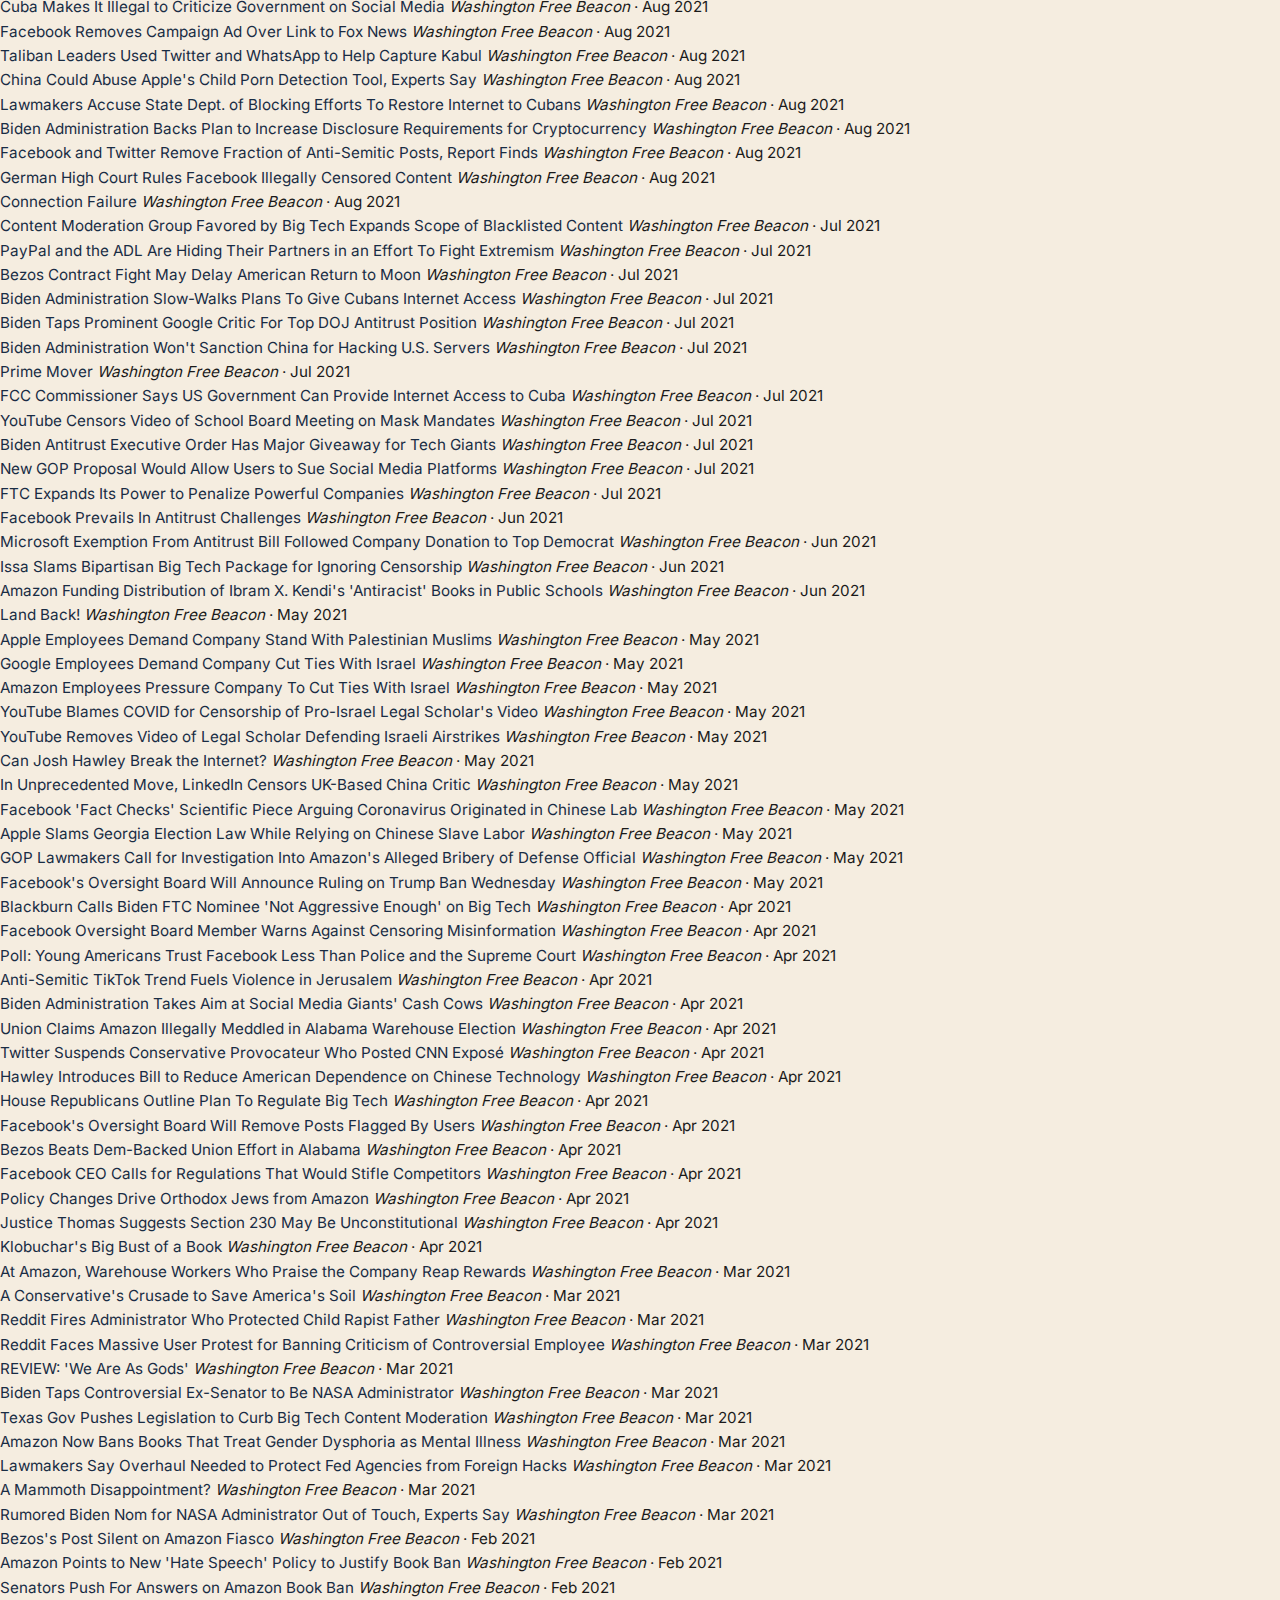
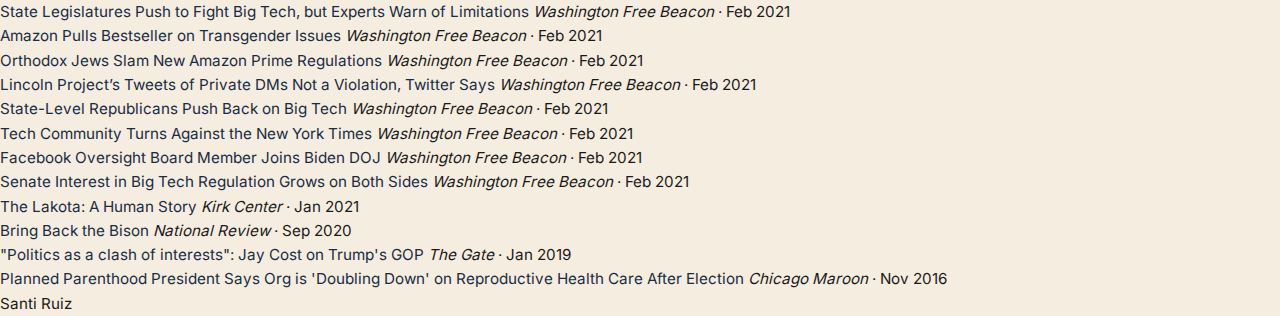
<file: writing.html>
<!DOCTYPE html>
<html lang="en">
<head>
  <meta charset="UTF-8">
  <meta name="viewport" content="width=device-width, initial-scale=1.0">
  <title>Writing - Santi Ruiz</title>
  <link rel="stylesheet" href="css/styles.css">
</head>
<body>
  <header>
    <nav>
      <a href="/" class="logo">Santi Ruiz</a>
      <ul>
        <li><a href="writing.html" class="active">Writing</a></li>
        <li><a href="index.html#reading">Reading</a></li>
        <li><a href="index.html#contact">Contact</a></li>
      </ul>
    </nav>
  </header>

  <main>
    <section id="writing-header">
      <h1>Writing</h1>
      <p class="writing-intro">Essays, articles, and commentary on policy, institutions, and how things actually get made.</p>
    </section>

    <section id="writing-list">
      <!-- Writing archive will be populated here -->
      <p class="placeholder">Writing archive loading...</p>
    </section>
  </main>

  <footer>
    <p>Santi Ruiz</p>
  </footer>

  <script src="js/main.js"></script>
</body>
</html>
</file>
<file: css/styles.css>
/* ===========================================
   Santi Ruiz - Personal Website
   Aesthetic: Warm Americana, subtle Art Deco
   3-Column Layout
   =========================================== */

/* Self-hosted fonts */
@font-face {
  font-family: 'EB Garamond';
  font-style: normal;
  font-weight: 400;
  font-display: swap;
  src: url('../fonts/eb-garamond-400.woff2') format('woff2');
}

@font-face {
  font-family: 'EB Garamond';
  font-style: normal;
  font-weight: 600;
  font-display: swap;
  src: url('../fonts/eb-garamond-600.woff2') format('woff2');
}

@font-face {
  font-family: 'EB Garamond';
  font-style: italic;
  font-weight: 400;
  font-display: swap;
  src: url('../fonts/eb-garamond-400-italic.woff2') format('woff2');
}

@font-face {
  font-family: 'Inter';
  font-style: normal;
  font-weight: 400;
  font-display: swap;
  src: url('../fonts/inter-400.woff2') format('woff2');
}

@font-face {
  font-family: 'Inter';
  font-style: normal;
  font-weight: 500;
  font-display: swap;
  src: url('../fonts/inter-500.woff2') format('woff2');
}

@font-face {
  font-family: 'Inter';
  font-style: normal;
  font-weight: 600;
  font-display: swap;
  src: url('../fonts/inter-600.woff2') format('woff2');
}

* {
  margin: 0;
  padding: 0;
  box-sizing: border-box;
}

:root {
  /* Warmer cream palette */
  --bg-primary: #F5EDE0;
  --bg-secondary: #EBE1D1;
  --text-primary: #1A1A1A;
  --text-secondary: #4A4A4A;

  /* Accent colors */
  --accent: #192C44;
  --accent-hover: #2A4466;

  /* Typography */
  --font-display: 'EB Garamond', Georgia, serif;
  --font-body: 'Inter', system-ui, sans-serif;

  /* Spacing */
  --space-xs: 0.5rem;
  --space-sm: 1rem;
  --space-md: 1.5rem;
  --space-lg: 2.5rem;
}

body {
  font-family: var(--font-body);
  font-size: 0.95rem;
  line-height: 1.6;
  color: var(--text-primary);
  background-color: var(--bg-primary);
}

/* ===========================================
   Typography
   =========================================== */

h1 {
  font-family: var(--font-display);
  font-size: 1.5rem;
  font-weight: 400;
  letter-spacing: 0.01em;
  margin-bottom: var(--space-sm);
}

h2 {
  font-family: var(--font-body);
  font-size: 0.7rem;
  font-weight: 600;
  text-transform: uppercase;
  letter-spacing: 0.1em;
  color: var(--text-secondary);
  margin-bottom: var(--space-xs);
}

a {
  color: var(--accent);
  text-decoration: none;
  transition: color 0.15s ease;
}

a:hover {
  color: var(--accent-hover);
}

/* ===========================================
   Navigation
   =========================================== */

header {
  background: var(--bg-primary);
  border-bottom: 1px solid var(--bg-secondary);
}

nav {
  max-width: 1100px;
  margin: 0 auto;
  padding: var(--space-sm) var(--space-md);
  display: flex;
  justify-content: space-between;
  align-items: center;
}

.logo {
  font-family: var(--font-display);
  font-size: 1.1rem;
  font-weight: 400;
  color: var(--text-primary);
}

.logo:hover {
  color: var(--accent);
}

.nav-links {
  display: flex;
  list-style: none;
  gap: var(--space-md);
}

.nav-links a {
  font-size: 0.85rem;
  font-weight: 500;
  color: var(--text-secondary);
}

.nav-links a:hover {
  color: var(--accent);
}

/* ===========================================
   Three Column Layout
   =========================================== */

.three-column {
  max-width: 1100px;
  margin: 0 auto;
  padding: var(--space-lg) var(--space-md);
  padding-top: 3rem;
  display: grid;
  grid-template-columns: 240px 1fr 200px;
  gap: var(--space-lg);
}

/* Left Column */
.left-column {
  position: sticky;
  top: var(--space-lg);
  height: fit-content;
}

.profile {
  margin-bottom: var(--space-md);
}

.headshot {
  width: 100%;
  max-width: 180px;
  aspect-ratio: 1;
  border-radius: 8px;
  object-fit: cover;
  margin-bottom: var(--space-sm);
  border: 2px solid var(--text-secondary);
}

.bio {
  margin-bottom: var(--space-md);
}

.bio p {
  font-size: 0.9rem;
  line-height: 1.7;
}

.bio .more-link {
  margin-top: 0.75rem;
}

.bio .more-link a {
  font-size: 0.8rem;
  color: var(--text-secondary);
}

.bio .more-link a:hover {
  color: var(--accent);
}

.roles {
  margin-bottom: var(--space-md);
}

.roles ul {
  list-style: none;
}

.roles li {
  margin-bottom: var(--space-sm);
}

.role-title {
  display: block;
  font-weight: 500;
  font-size: 0.85rem;
}

.role-org {
  font-size: 0.85rem;
  color: var(--text-secondary);
}

.role-org a {
  color: var(--text-secondary);
}

.role-org a:hover {
  color: var(--accent);
}

.contact ul {
  list-style: none;
}

.contact a {
  font-size: 0.85rem;
}

/* Center Column */
.center-column {
  min-width: 0;
}

.featured-writing {
  margin-bottom: var(--space-lg);
}

.writing-list {
  list-style: none;
}

.writing-list li {
  padding: var(--space-sm) 0;
  border-bottom: 1px solid var(--bg-secondary);
}

.writing-list li:first-child {
  border-top: 1px solid var(--bg-secondary);
}

.writing-list a {
  display: block;
  font-family: var(--font-display);
  font-size: 1.05rem;
  line-height: 1.4;
  margin-bottom: 0.25rem;
}

.writing-list .meta {
  font-size: 0.8rem;
  color: var(--text-secondary);
}

.view-all {
  margin-top: var(--space-sm);
  font-size: 0.85rem;
}

/* Featured Work */
.featured-work {
  list-style: none;
  margin-bottom: var(--space-md);
  padding-bottom: var(--space-md);
  border-bottom: 1px solid var(--bg-secondary);
  display: flex;
  flex-wrap: wrap;
  gap: var(--space-sm);
}

.featured-item {
  flex: 1 1 calc(33% - var(--space-sm));
  min-width: 150px;
}

.featured-link {
  display: block;
  text-decoration: none;
}

.featured-image {
  width: 100%;
  aspect-ratio: 16/9;
  object-fit: cover;
  border-radius: 4px;
  margin-bottom: 0.5rem;
}

.featured-text {
  display: flex;
  flex-direction: column;
}

.featured-title {
  font-family: var(--font-display);
  font-size: 1rem;
  line-height: 1.3;
  color: var(--accent);
  margin-bottom: 0.2rem;
}

.featured-link:hover .featured-title {
  color: var(--accent-hover);
}

.featured-meta {
  font-size: 0.75rem;
  color: var(--text-secondary);
}

.featured-work .loading {
  flex: 1 1 100%;
  color: var(--text-secondary);
  font-size: 0.9rem;
}

/* Writing Controls */
.writing-controls {
  margin-bottom: var(--space-md);
}

.search-input {
  width: 100%;
  padding: 0.5rem 0.75rem;
  font-family: var(--font-body);
  font-size: 0.85rem;
  border: 1px solid var(--bg-secondary);
  border-radius: 4px;
  background: var(--bg-primary);
  color: var(--text-primary);
  margin-bottom: var(--space-sm);
}

.search-input:focus {
  outline: none;
  border-color: var(--accent);
}

.search-input::placeholder {
  color: var(--text-secondary);
}

.filter-dropdown {
  position: relative;
  display: inline-block;
}

.filter-toggle {
  padding: 0.4rem 0.6rem;
  font-family: var(--font-body);
  font-size: 0.75rem;
  font-weight: 500;
  text-transform: uppercase;
  letter-spacing: 0.05em;
  border: none;
  border-bottom: 1px solid var(--text-secondary);
  border-radius: 0;
  background: transparent;
  color: var(--text-secondary);
  cursor: pointer;
  transition: all 0.15s ease;
}

.filter-toggle:hover {
  border-color: var(--accent);
  color: var(--accent);
}

.filter-toggle::after {
  content: " ▾";
  font-size: 0.6rem;
}

.filter-count:not(:empty) {
  font-weight: 600;
  color: var(--accent);
}

.filter-menu {
  display: none;
  position: absolute;
  top: calc(100% + 0.5rem);
  left: 0;
  padding: 0.75rem 1rem;
  background: var(--bg-primary);
  border: 1px solid var(--bg-secondary);
  box-shadow: 0 4px 12px rgba(0,0,0,0.08);
  z-index: 100;
  min-width: 200px;
}

.filter-menu.open {
  display: block;
}

.filter-menu label {
  display: flex;
  align-items: center;
  gap: 0.6rem;
  padding: 0.4rem 0;
  font-size: 0.8rem;
  color: var(--text-primary);
  cursor: pointer;
  transition: color 0.15s ease;
}

.filter-menu label:hover {
  color: var(--accent);
}

.filter-menu input[type="checkbox"] {
  width: 14px;
  height: 14px;
  accent-color: var(--accent);
  cursor: pointer;
}

.no-results {
  padding: var(--space-md);
  text-align: center;
  color: var(--text-secondary);
  font-size: 0.9rem;
}

.writing-list .loading {
  border: none;
  color: var(--text-secondary);
  font-size: 0.9rem;
}

/* Right Column */
.right-column {
  position: sticky;
  top: 3rem;
  height: fit-content;
  align-self: start;
}

.reading-section {
  padding: var(--space-sm);
  background: var(--bg-secondary);
  border-radius: 4px;
}

.book {
  display: flex;
  gap: var(--space-sm);
  margin-bottom: var(--space-sm);
}

.book-cover {
  width: 50px;
  height: 75px;
  background: var(--bg-primary);
  border-radius: 2px;
  flex-shrink: 0;
}

.book-cover img {
  width: 100%;
  height: 100%;
  object-fit: cover;
  border-radius: 2px;
}

.book-info {
  display: flex;
  flex-direction: column;
}

.book-label {
  font-size: 0.7rem;
  font-weight: 600;
  text-transform: uppercase;
  letter-spacing: 0.05em;
  color: var(--text-secondary);
  margin-bottom: 0.25rem;
}

.book-title {
  font-size: 0.85rem;
  font-weight: 500;
  line-height: 1.3;
}

.book-author {
  font-size: 0.8rem;
  color: var(--text-secondary);
}

/* Current book - more prominent styling */
.current-book-display {
  margin-bottom: 0;
  display: flex;
  flex-direction: column;
}

.current-book-cover {
  margin-bottom: 0.75rem;
}

.current-book-cover img {
  width: 80px;
  height: auto;
  border-radius: 2px;
  box-shadow: 0 2px 8px rgba(0,0,0,0.1);
}

.current-book-display .book-title {
  font-family: var(--font-display);
  font-size: 1.05rem;
  font-weight: 400;
  line-height: 1.4;
}

.current-book-display .book-author {
  margin-top: 0.35rem;
  font-size: 0.8rem;
}

.recent-books {
  margin-top: var(--space-sm);
  padding-top: var(--space-sm);
  border-top: 1px solid var(--bg-primary);
}

.recent-books ul {
  list-style: none;
  margin-top: 0.5rem;
}

.recent-books li {
  font-size: 0.8rem;
  margin-bottom: 0.75rem;
  color: var(--text-secondary);
}

.recent-books li a {
  display: block;
  color: var(--text-primary);
  font-weight: 500;
  line-height: 1.3;
}

.recent-books li .book-author {
  display: block;
  font-size: 0.75rem;
  color: var(--text-secondary);
  margin-top: 0.15rem;
}

.book-cover-img {
  width: 100%;
  height: 100%;
  object-fit: cover;
  border-radius: 2px;
}

.links-section {
  margin-top: var(--space-md);
  padding: var(--space-sm);
  background: var(--bg-secondary);
  border-radius: 4px;
}

.links-section ul {
  list-style: none;
}

.links-section li {
  margin-bottom: 0.5rem;
}

.links-section a {
  font-size: 0.85rem;
  color: var(--text-primary);
}

.links-section a:hover {
  color: var(--accent);
}

/* ===========================================
   About Page
   =========================================== */

.about-page {
  max-width: 650px;
  margin: 0 auto;
  padding: 3rem var(--space-md);
}

.about-nav {
  margin-bottom: var(--space-lg);
}

.about-nav a {
  font-size: 0.85rem;
  color: var(--text-secondary);
}

.about-nav a:hover {
  color: var(--accent);
}

.about-content h1 {
  font-size: 2rem;
  margin-bottom: var(--space-lg);
}

.about-section {
  margin-bottom: var(--space-lg);
}

.about-section h2 {
  font-size: 0.7rem;
  margin-bottom: var(--space-sm);
}

.about-section p {
  font-size: 1rem;
  line-height: 1.8;
  margin-bottom: var(--space-sm);
}

.about-section ul {
  list-style: none;
  margin-top: var(--space-sm);
}

.about-section li {
  font-size: 1rem;
  line-height: 1.8;
  margin-bottom: 0.5rem;
}

/* ===========================================
   Writing Page
   =========================================== */

.writing-page {
  max-width: 700px;
  margin: 0 auto;
  padding: var(--space-lg) var(--space-md);
}

.writing-page h1 {
  margin-bottom: var(--space-xs);
}

.writing-intro {
  color: var(--text-secondary);
  margin-bottom: var(--space-lg);
}

.writing-archive {
  list-style: none;
}

.writing-archive li {
  padding: var(--space-sm) 0;
  border-bottom: 1px solid var(--bg-secondary);
}

.writing-archive li:first-child {
  border-top: 1px solid var(--bg-secondary);
}

.article-title {
  display: block;
  font-family: var(--font-display);
  font-size: 1.05rem;
  margin-bottom: 0.25rem;
}

.article-meta {
  font-size: 0.8rem;
  color: var(--text-secondary);
}

.article-publication {
  font-style: italic;
}

.article-date::before {
  content: " · ";
}

/* ===========================================
   Responsive
   =========================================== */

@media (max-width: 900px) {
  .three-column {
    grid-template-columns: 200px 1fr;
  }

  .right-column {
    grid-column: 1 / -1;
    position: static;
  }

  .reading-section {
    display: flex;
    gap: var(--space-md);
    align-items: flex-start;
  }

  .current-book {
    flex: 1;
  }

  .recent-books {
    flex: 1;
    margin-top: 0;
    padding-top: 0;
    border-top: none;
    padding-left: var(--space-md);
    border-left: 1px solid var(--bg-primary);
  }
}

@media (max-width: 650px) {
  .three-column {
    grid-template-columns: 1fr;
    gap: var(--space-md);
  }

  .left-column {
    position: static;
  }

  .profile {
    display: flex;
    align-items: center;
    gap: var(--space-sm);
  }

  .headshot {
    width: 80px;
    margin-bottom: 0;
  }

  h1 {
    margin-bottom: 0;
  }

  .reading-section {
    flex-direction: column;
  }

  .recent-books {
    padding-left: 0;
    border-left: none;
    padding-top: var(--space-sm);
    border-top: 1px solid var(--bg-primary);
  }

  nav {
    flex-direction: column;
    gap: var(--space-sm);
  }

  .nav-links {
    gap: var(--space-sm);
  }
}
</file>
